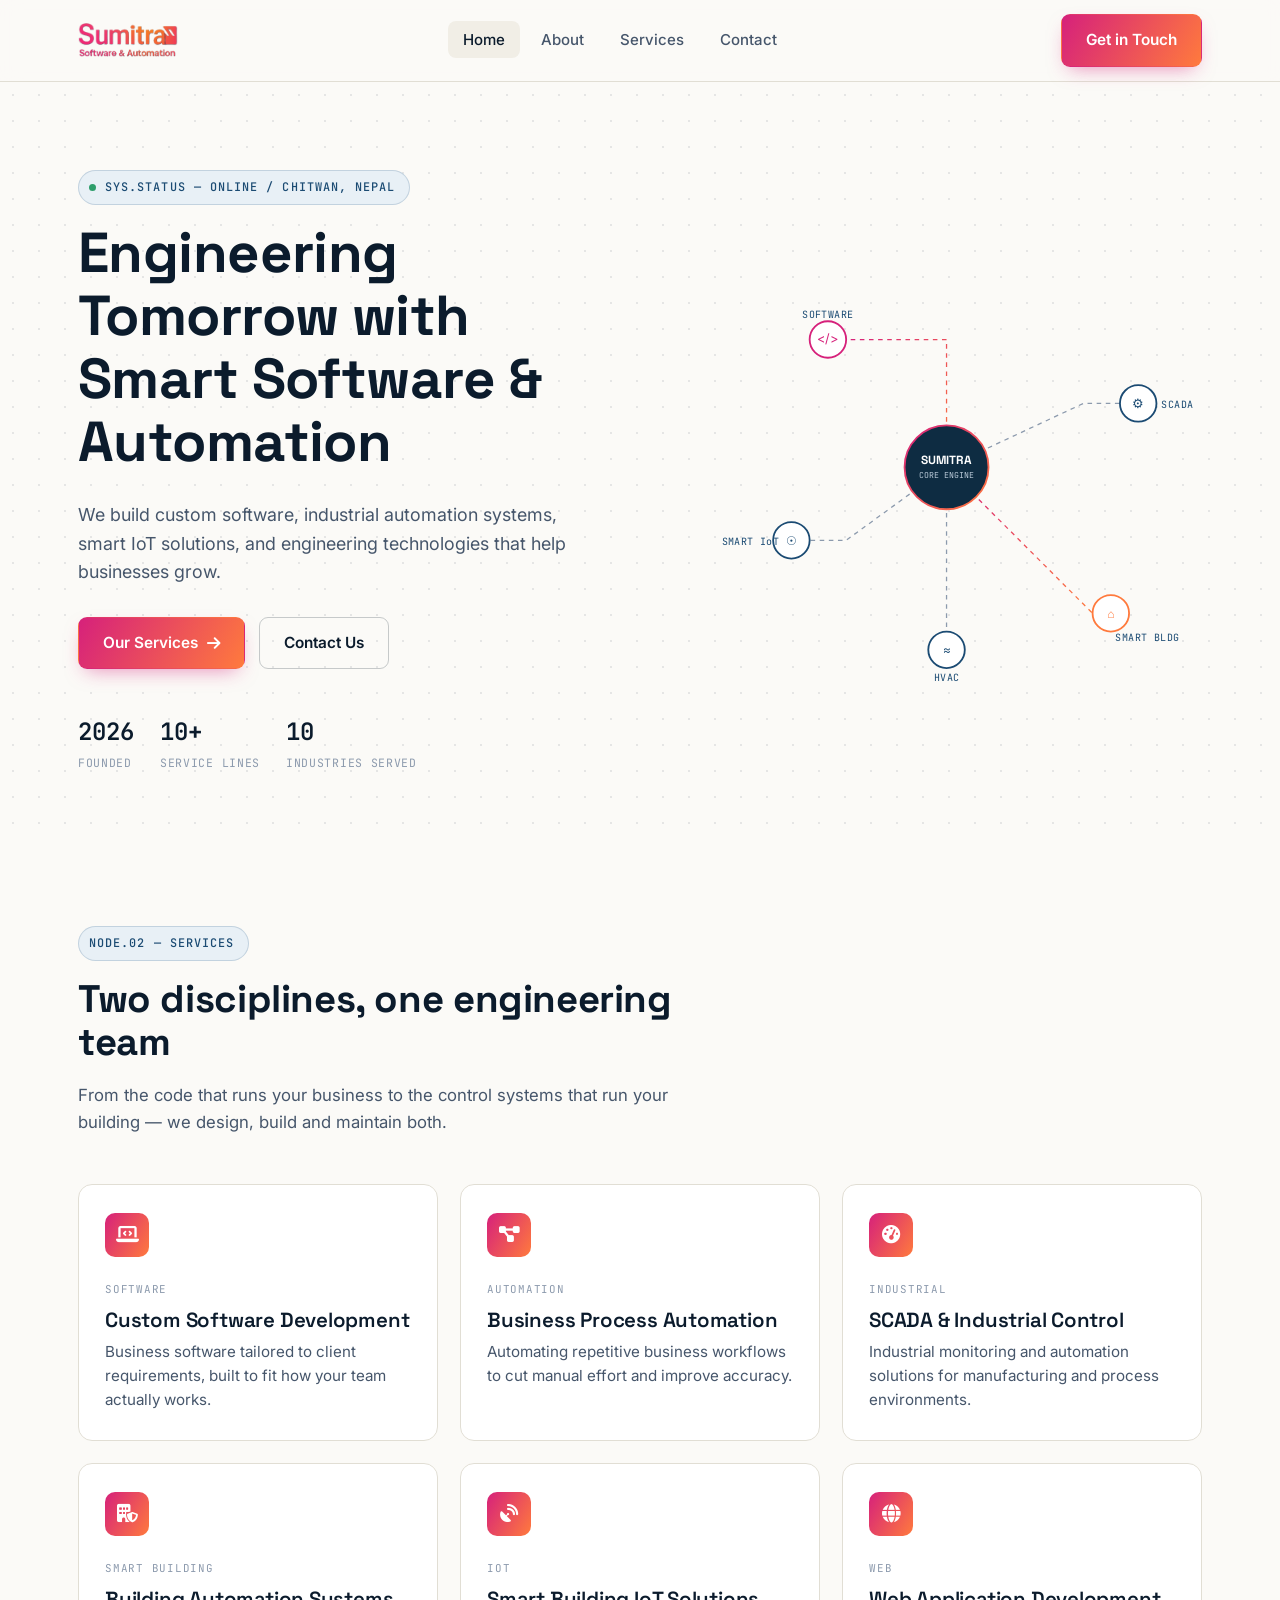
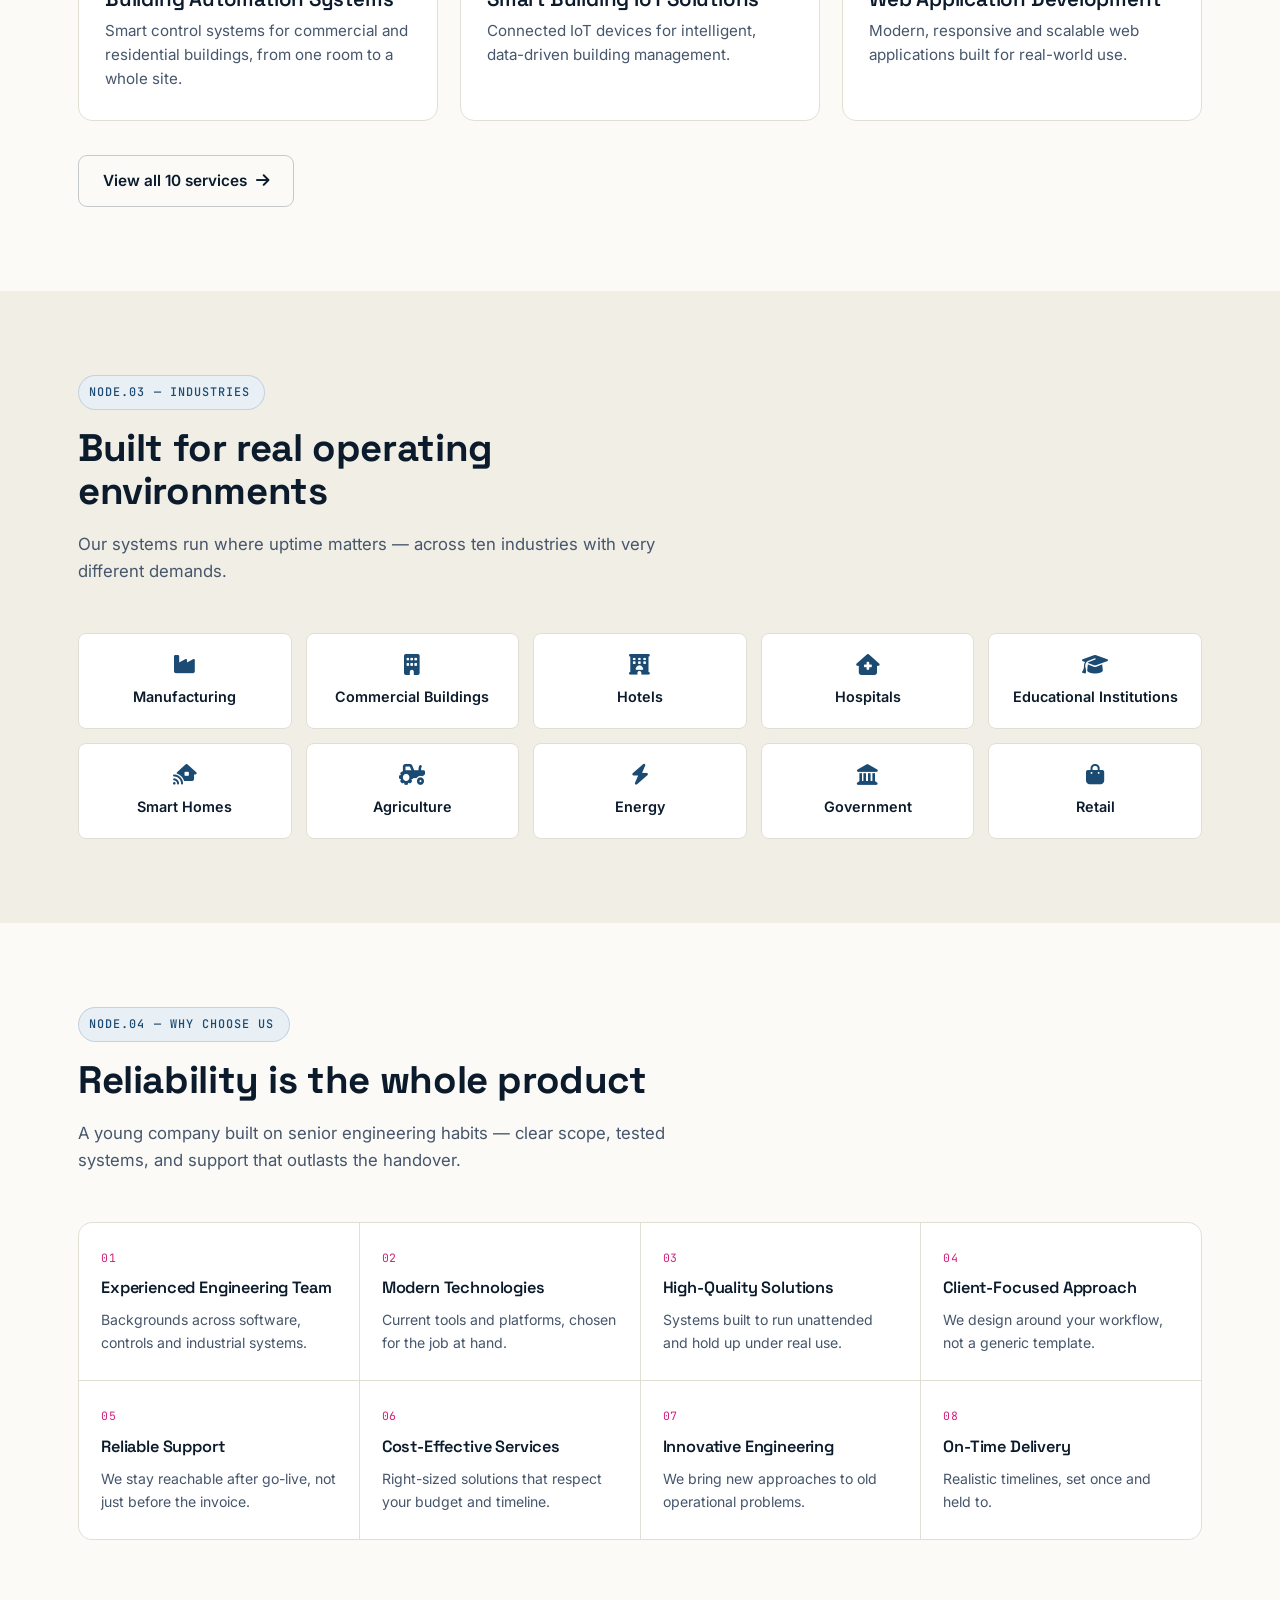
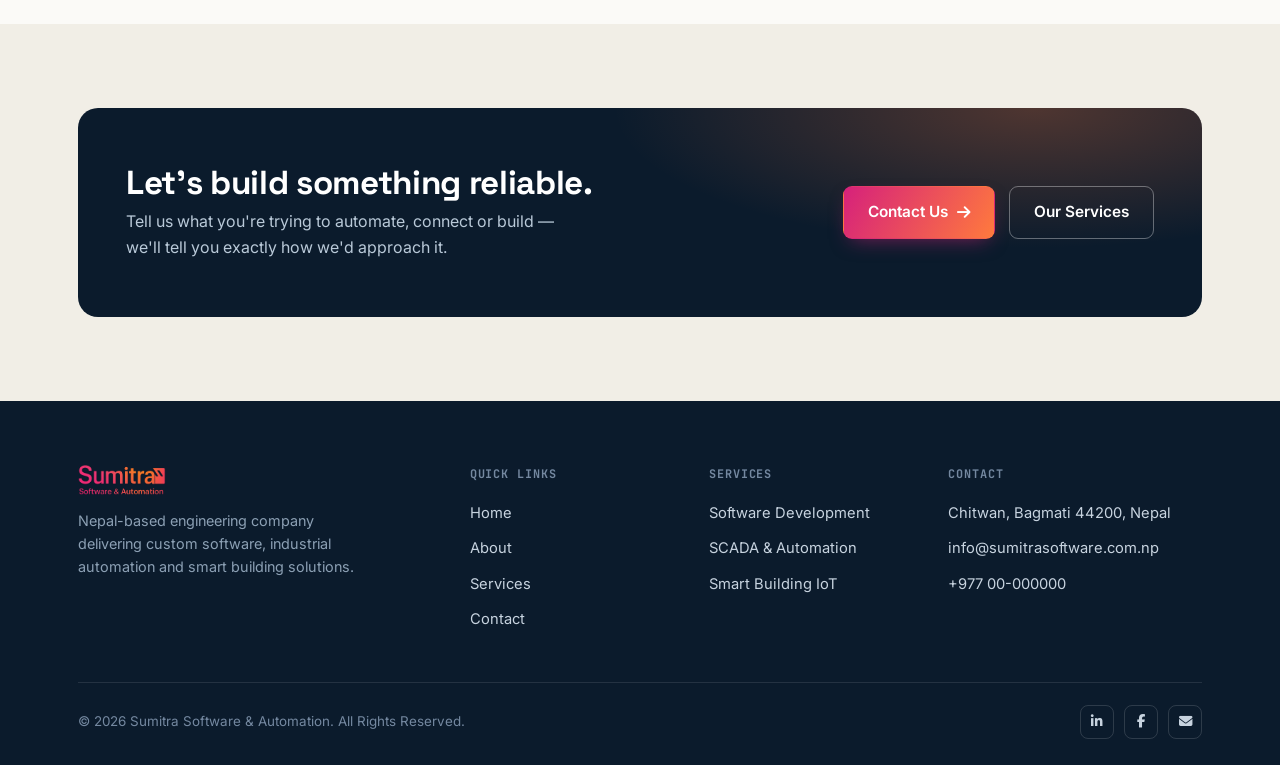
<file: index.html>
<!DOCTYPE html>
<html lang="en">
<head>
<meta charset="UTF-8">
<meta name="viewport" content="width=device-width, initial-scale=1.0">
<title>Sumitra Software &amp; Automation — Engineering Tomorrow with Smart Software &amp; Automation</title>
<meta name="description" content="Sumitra Software &amp; Automation is a Chitwan, Nepal-based engineering company delivering custom software, industrial automation (SCADA/BAS), and smart IoT solutions.">

<link rel="icon" type="image/png" sizes="32x32" href="images/favicon-32.png">
<link rel="icon" type="image/png" sizes="16x16" href="images/favicon-16.png">
<link rel="apple-touch-icon" href="images/favicon-180.png">

<link rel="preconnect" href="https://fonts.googleapis.com">
<link rel="stylesheet" href="css/style.css">
<link rel="stylesheet" href="https://cdnjs.cloudflare.com/ajax/libs/font-awesome/6.5.2/css/all.min.css">
<link rel="stylesheet" href="https://unpkg.com/aos@2.3.4/dist/aos.css">
</head>
<body>

<header class="site-header">
  <nav class="nav">
    <a href="index.html" class="brand">
      <img src="images/logo.png" alt="Sumitra Software &amp; Automation">
    </a>
    <button class="nav-toggle" aria-label="Toggle navigation" aria-expanded="false">
      <i class="fa-solid fa-bars"></i>
    </button>
    <ul class="nav-links">
      <li><a href="index.html" class="active">Home</a></li>
      <li><a href="about.html">About</a></li>
      <li><a href="services.html">Services</a></li>
      <li><a href="contact.html">Contact</a></li>
      <li class="mobile-cta"><a href="contact.html" class="btn btn-primary btn-block">Get in Touch</a></li>
    </ul>
    <div class="nav-actions">
      <a href="contact.html" class="btn btn-primary">Get in Touch</a>
    </div>
  </nav>
</header>

<main>

  <!-- HERO -->
  <section class="hero grid-field">
    <div class="container">
      <div class="hero-copy">
        <span class="eyebrow"><span class="dot"></span> SYS.STATUS — ONLINE / CHITWAN, NEPAL</span>
        <h1>Engineering Tomorrow with Smart Software &amp; Automation</h1>
        <p class="lead">We build custom software, industrial automation systems, smart IoT solutions, and engineering technologies that help businesses grow.</p>
        <div class="hero-actions">
          <a href="services.html" class="btn btn-primary">Our Services <i class="fa-solid fa-arrow-right"></i></a>
          <a href="contact.html" class="btn btn-outline">Contact Us</a>
        </div>
        <div class="hero-facts">
          <div class="hero-fact"><span class="n">2026</span><span class="l">Founded</span></div>
          <div class="hero-fact"><span class="n">10+</span><span class="l">Service Lines</span></div>
          <div class="hero-fact"><span class="n">10</span><span class="l">Industries Served</span></div>
        </div>
      </div>

      <div class="hero-schematic" aria-hidden="true">
        <svg viewBox="0 0 560 520" xmlns="http://www.w3.org/2000/svg">
          <defs>
            <linearGradient id="flameGrad" x1="0%" y1="0%" x2="100%" y2="100%">
              <stop offset="0%" stop-color="#D6217B"/>
              <stop offset="100%" stop-color="#FF7A3D"/>
            </linearGradient>
          </defs>

          <!-- connective traces -->
          <path class="schem-line warm" d="M280,260 L280,120 L170,120" />
          <path class="schem-line" d="M280,260 L430,190 L470,190" style="animation-delay:.15s" />
          <path class="schem-line" d="M280,260 L170,340 L130,340" style="animation-delay:.3s" />
          <path class="schem-line warm" d="M280,260 L400,380 L440,420" style="animation-delay:.45s" />
          <path class="schem-line" d="M280,260 L280,400 L280,460" style="animation-delay:.6s" />

          <!-- core node -->
          <g class="schem-node" style="animation-delay:.1s">
            <circle cx="280" cy="260" r="46" fill="var(--blue-deep)"/>
            <circle class="core" cx="280" cy="260" r="46" fill="none" stroke="url(#flameGrad)" stroke-width="2"/>
            <text x="280" y="256" text-anchor="middle" fill="#fff" font-family="Space Grotesk" font-weight="700" font-size="13">SUMITRA</text>
            <text x="280" y="272" text-anchor="middle" fill="#B9C9D8" font-family="JetBrains Mono" font-size="9">CORE ENGINE</text>
          </g>

          <!-- satellite nodes -->
          <g class="schem-node" style="animation-delay:.55s">
            <circle cx="150" cy="120" r="20" fill="#fff" stroke="var(--flame-pink)" stroke-width="2"/>
            <text x="150" y="124" text-anchor="middle" font-size="14" fill="var(--flame-pink)">&#60;/&#62;</text>
            <text x="150" y="96" text-anchor="middle" class="schem-node-label">SOFTWARE</text>
          </g>

          <g class="schem-node" style="animation-delay:.7s">
            <circle cx="490" cy="190" r="20" fill="#fff" stroke="var(--blue)" stroke-width="2"/>
            <text x="490" y="195" text-anchor="middle" font-size="14" fill="var(--blue)">&#9881;</text>
            <text x="533" y="195" text-anchor="middle" class="schem-node-label">SCADA</text>
          </g>

          <g class="schem-node" style="animation-delay:.85s">
            <circle cx="110" cy="340" r="20" fill="#fff" stroke="var(--blue)" stroke-width="2"/>
            <text x="110" y="345" text-anchor="middle" font-size="13" fill="var(--blue)">&#9737;</text>
            <text x="65" y="345" text-anchor="middle" class="schem-node-label">SMART IoT</text>
          </g>

          <g class="schem-node" style="animation-delay:1s">
            <circle cx="460" cy="420" r="20" fill="#fff" stroke="var(--flame-orange)" stroke-width="2"/>
            <text x="460" y="425" text-anchor="middle" font-size="13" fill="var(--flame-orange)">&#8962;</text>
            <text x="500" y="450" text-anchor="middle" class="schem-node-label">SMART BLDG</text>
          </g>

          <g class="schem-node" style="animation-delay:1.15s">
            <circle cx="280" cy="460" r="20" fill="#fff" stroke="var(--blue)" stroke-width="2"/>
            <text x="280" y="465" text-anchor="middle" font-size="13" fill="var(--blue)">&#8776;</text>
            <text x="280" y="494" text-anchor="middle" class="schem-node-label">HVAC</text>
          </g>
        </svg>
      </div>
    </div>
  </section>

  <!-- SERVICES PREVIEW -->
  <section class="section" id="services">
    <div class="container">
      <div class="section-head" data-aos="fade-up">
        <span class="eyebrow">NODE.02 — SERVICES</span>
        <h2>Two disciplines, one engineering team</h2>
        <p>From the code that runs your business to the control systems that run your building — we design, build and maintain both.</p>
      </div>
      <div class="card-grid">
        <div class="card" data-aos="fade-up">
          <div class="icon"><i class="fa-solid fa-laptop-code"></i></div>
          <span class="tag">Software</span>
          <h3>Custom Software Development</h3>
          <p>Business software tailored to client requirements, built to fit how your team actually works.</p>
        </div>
        <div class="card" data-aos="fade-up" data-aos-delay="80">
          <div class="icon"><i class="fa-solid fa-diagram-project"></i></div>
          <span class="tag">Automation</span>
          <h3>Business Process Automation</h3>
          <p>Automating repetitive business workflows to cut manual effort and improve accuracy.</p>
        </div>
        <div class="card" data-aos="fade-up" data-aos-delay="160">
          <div class="icon"><i class="fa-solid fa-gauge-high"></i></div>
          <span class="tag">Industrial</span>
          <h3>SCADA &amp; Industrial Control</h3>
          <p>Industrial monitoring and automation solutions for manufacturing and process environments.</p>
        </div>
        <div class="card" data-aos="fade-up">
          <div class="icon"><i class="fa-solid fa-building-shield"></i></div>
          <span class="tag">Smart Building</span>
          <h3>Building Automation Systems</h3>
          <p>Smart control systems for commercial and residential buildings, from one room to a whole site.</p>
        </div>
        <div class="card" data-aos="fade-up" data-aos-delay="80">
          <div class="icon"><i class="fa-solid fa-satellite-dish"></i></div>
          <span class="tag">IoT</span>
          <h3>Smart Building IoT Solutions</h3>
          <p>Connected IoT devices for intelligent, data-driven building management.</p>
        </div>
        <div class="card" data-aos="fade-up" data-aos-delay="160">
          <div class="icon"><i class="fa-solid fa-globe"></i></div>
          <span class="tag">Web</span>
          <h3>Web Application Development</h3>
          <p>Modern, responsive and scalable web applications built for real-world use.</p>
        </div>
      </div>
      <div style="margin-top:34px;">
        <a href="services.html" class="btn btn-outline">View all 10 services <i class="fa-solid fa-arrow-right"></i></a>
      </div>
    </div>
  </section>

  <!-- INDUSTRIES -->
  <section class="section dim">
    <div class="container">
      <div class="section-head" data-aos="fade-up">
        <span class="eyebrow">NODE.03 — INDUSTRIES</span>
        <h2>Built for real operating environments</h2>
        <p>Our systems run where uptime matters — across ten industries with very different demands.</p>
      </div>
      <div class="industry-grid">
        <div class="industry" data-aos="fade-up"><i class="fa-solid fa-industry"></i>Manufacturing</div>
        <div class="industry" data-aos="fade-up" data-aos-delay="40"><i class="fa-solid fa-building"></i>Commercial Buildings</div>
        <div class="industry" data-aos="fade-up" data-aos-delay="80"><i class="fa-solid fa-hotel"></i>Hotels</div>
        <div class="industry" data-aos="fade-up" data-aos-delay="120"><i class="fa-solid fa-house-medical"></i>Hospitals</div>
        <div class="industry" data-aos="fade-up" data-aos-delay="160"><i class="fa-solid fa-graduation-cap"></i>Educational Institutions</div>
        <div class="industry" data-aos="fade-up"><i class="fa-solid fa-house-signal"></i>Smart Homes</div>
        <div class="industry" data-aos="fade-up" data-aos-delay="40"><i class="fa-solid fa-tractor"></i>Agriculture</div>
        <div class="industry" data-aos="fade-up" data-aos-delay="80"><i class="fa-solid fa-bolt"></i>Energy</div>
        <div class="industry" data-aos="fade-up" data-aos-delay="120"><i class="fa-solid fa-landmark"></i>Government</div>
        <div class="industry" data-aos="fade-up" data-aos-delay="160"><i class="fa-solid fa-bag-shopping"></i>Retail</div>
      </div>
    </div>
  </section>

  <!-- WHY CHOOSE US -->
  <section class="section">
    <div class="container">
      <div class="section-head" data-aos="fade-up">
        <span class="eyebrow">NODE.04 — WHY CHOOSE US</span>
        <h2>Reliability is the whole product</h2>
        <p>A young company built on senior engineering habits — clear scope, tested systems, and support that outlasts the handover.</p>
      </div>
      <div class="reason-grid">
        <div class="reason" data-aos="fade-up"><span class="idx">01</span><h4>Experienced Engineering Team</h4><p>Backgrounds across software, controls and industrial systems.</p></div>
        <div class="reason" data-aos="fade-up" data-aos-delay="40"><span class="idx">02</span><h4>Modern Technologies</h4><p>Current tools and platforms, chosen for the job at hand.</p></div>
        <div class="reason" data-aos="fade-up" data-aos-delay="80"><span class="idx">03</span><h4>High-Quality Solutions</h4><p>Systems built to run unattended and hold up under real use.</p></div>
        <div class="reason" data-aos="fade-up" data-aos-delay="120"><span class="idx">04</span><h4>Client-Focused Approach</h4><p>We design around your workflow, not a generic template.</p></div>
        <div class="reason" data-aos="fade-up"><span class="idx">05</span><h4>Reliable Support</h4><p>We stay reachable after go-live, not just before the invoice.</p></div>
        <div class="reason" data-aos="fade-up" data-aos-delay="40"><span class="idx">06</span><h4>Cost-Effective Services</h4><p>Right-sized solutions that respect your budget and timeline.</p></div>
        <div class="reason" data-aos="fade-up" data-aos-delay="80"><span class="idx">07</span><h4>Innovative Engineering</h4><p>We bring new approaches to old operational problems.</p></div>
        <div class="reason" data-aos="fade-up" data-aos-delay="120"><span class="idx">08</span><h4>On-Time Delivery</h4><p>Realistic timelines, set once and held to.</p></div>
      </div>
    </div>
  </section>

  <!-- CTA -->
  <section class="section dim">
    <div class="container">
      <div class="cta-band" data-aos="fade-up">
        <div class="copy">
          <h2>Let's build something reliable.</h2>
          <p>Tell us what you're trying to automate, connect or build — we'll tell you exactly how we'd approach it.</p>
        </div>
        <div class="actions">
          <a href="contact.html" class="btn btn-primary">Contact Us <i class="fa-solid fa-arrow-right"></i></a>
          <a href="services.html" class="btn btn-outline on-dark">Our Services</a>
        </div>
      </div>
    </div>
  </section>

</main>

<footer class="site-footer">
  <div class="container">
    <div class="footer-grid">
      <div class="footer-brand">
        <img src="images/logo.png" alt="Sumitra Software &amp; Automation">
        <p>Nepal-based engineering company delivering custom software, industrial automation and smart building solutions.</p>
      </div>
      <div class="footer-col">
        <h5>Quick Links</h5>
        <ul>
          <li><a href="index.html">Home</a></li>
          <li><a href="about.html">About</a></li>
          <li><a href="services.html">Services</a></li>
          <li><a href="contact.html">Contact</a></li>
        </ul>
      </div>
      <div class="footer-col">
        <h5>Services</h5>
        <ul>
          <li><a href="services.html">Software Development</a></li>
          <li><a href="services.html">SCADA &amp; Automation</a></li>
          <li><a href="services.html">Smart Building IoT</a></li>
        </ul>
      </div>
      <div class="footer-col">
        <h5>Contact</h5>
        <ul>
          <li><a href="contact.html">Chitwan, Bagmati 44200, Nepal</a></li>
          <li><a href="mailto:info@sumitrasoftware.com.np">info@sumitrasoftware.com.np</a></li>
          <li><a href="tel:+9770000000000">+977 00-000000</a></li>
        </ul>
      </div>
    </div>
    <div class="footer-bottom">
      <span>&copy; <span class="js-year">2026</span> Sumitra Software &amp; Automation. All Rights Reserved.</span>
      <div class="footer-social">
        <a href="#" aria-label="LinkedIn"><i class="fa-brands fa-linkedin-in"></i></a>
        <a href="#" aria-label="Facebook"><i class="fa-brands fa-facebook-f"></i></a>
        <a href="mailto:info@sumitrasoftware.com.np" aria-label="Email"><i class="fa-solid fa-envelope"></i></a>
      </div>
    </div>
  </div>
</footer>

<script src="https://unpkg.com/aos@2.3.4/dist/aos.js"></script>
<script src="js/script.js"></script>
</body>
</html>
</file>
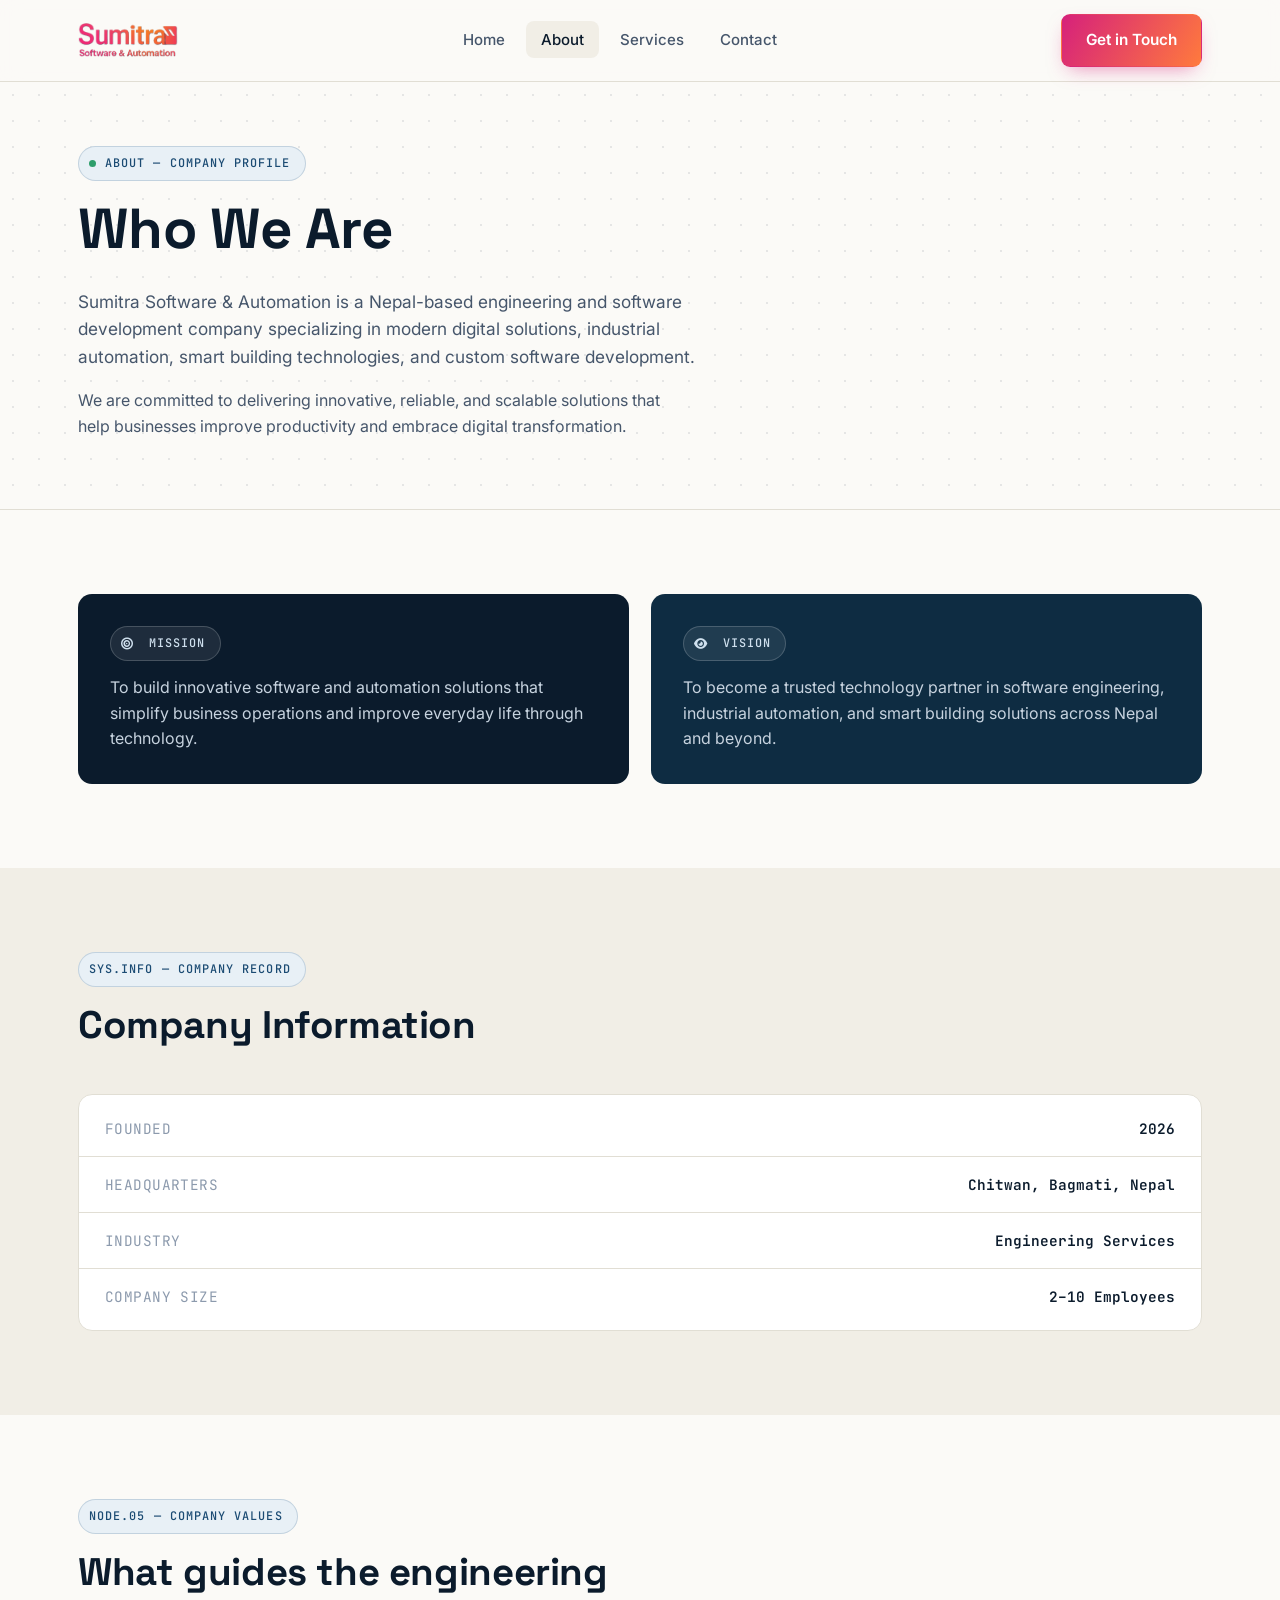
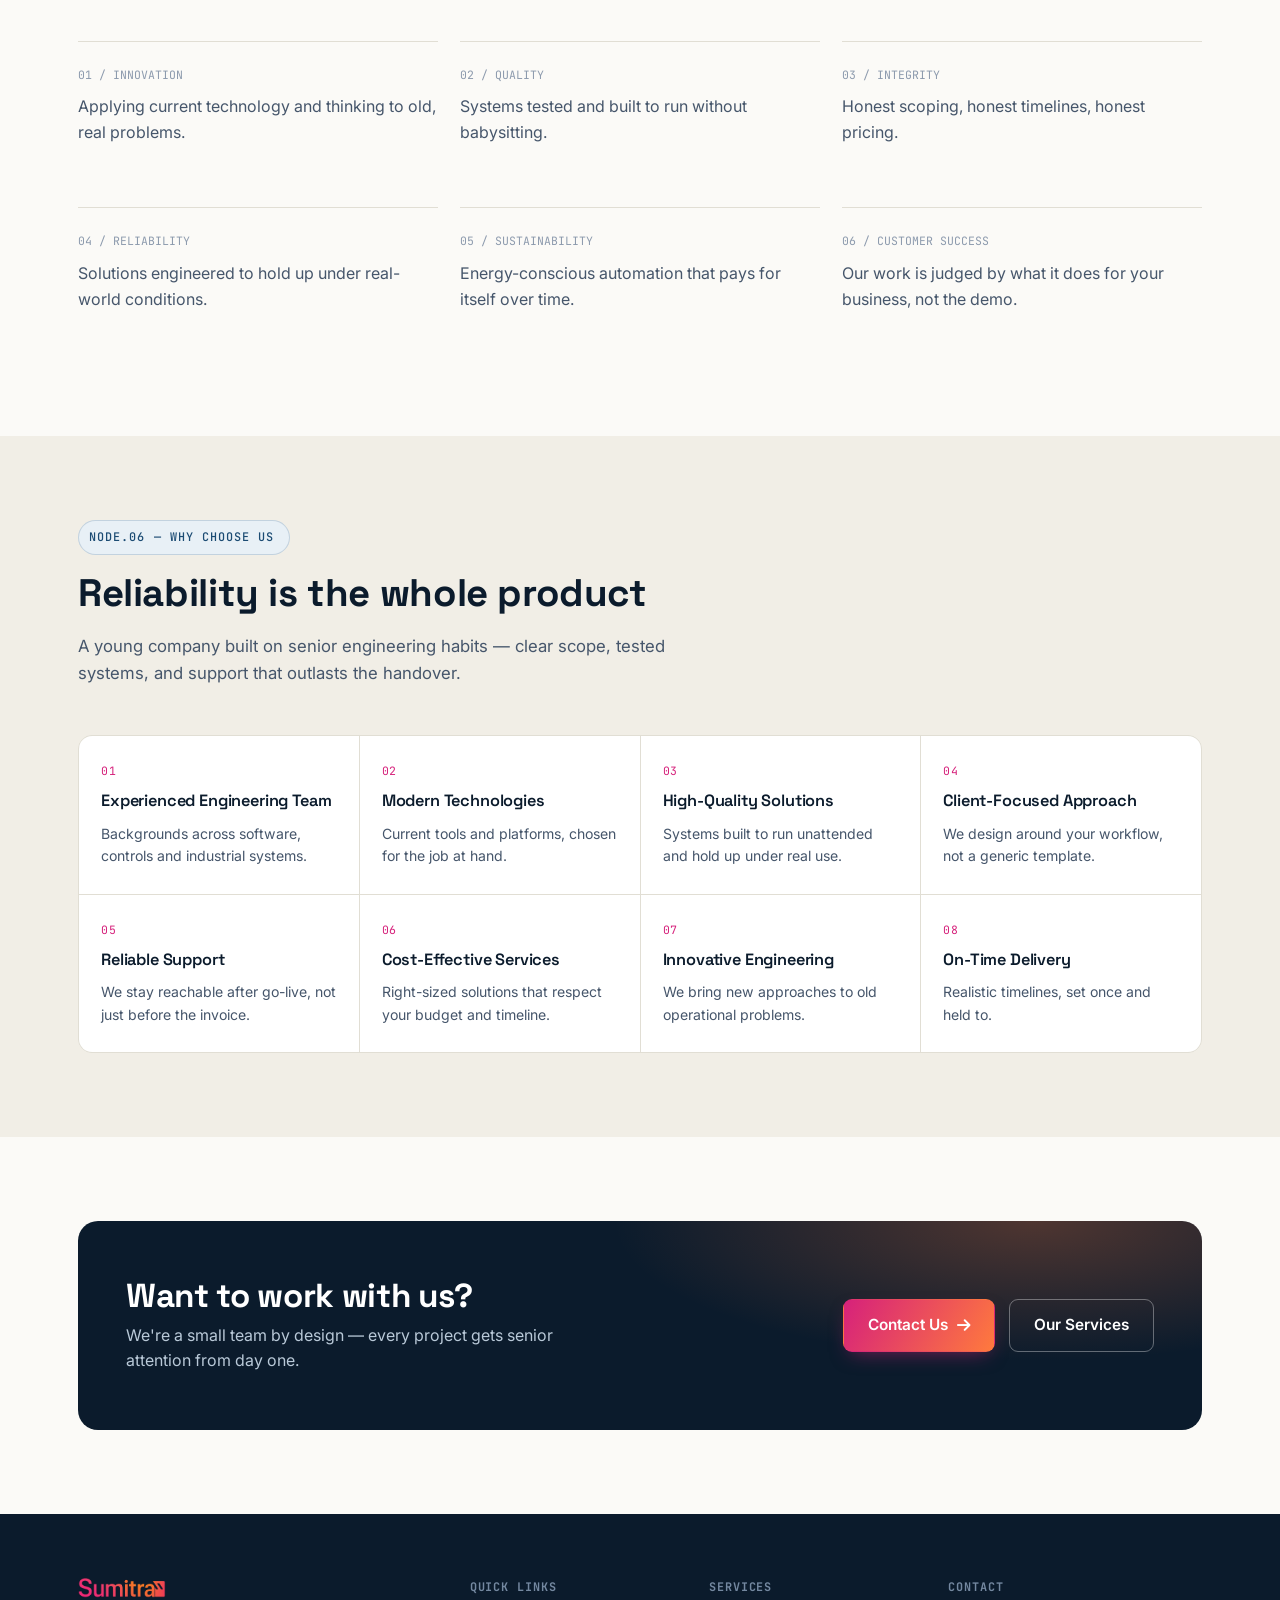
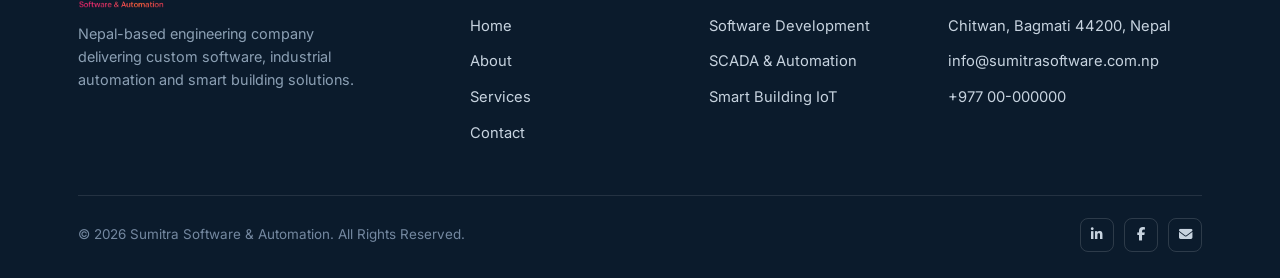
<file: about.html>
<!DOCTYPE html>
<html lang="en">
<head>
<meta charset="UTF-8">
<meta name="viewport" content="width=device-width, initial-scale=1.0">
<title>About Us — Sumitra Software &amp; Automation</title>
<meta name="description" content="Sumitra Software & Automation is a Chitwan, Nepal-based engineering company specializing in software, industrial automation and smart building technology.">

<link rel="icon" type="image/png" sizes="32x32" href="images/favicon-32.png">
<link rel="icon" type="image/png" sizes="16x16" href="images/favicon-16.png">
<link rel="apple-touch-icon" href="images/favicon-180.png">

<link rel="stylesheet" href="css/style.css">
<link rel="stylesheet" href="https://cdnjs.cloudflare.com/ajax/libs/font-awesome/6.5.2/css/all.min.css">
<link rel="stylesheet" href="https://unpkg.com/aos@2.3.4/dist/aos.css">
</head>
<body>

<header class="site-header">
  <nav class="nav">
    <a href="index.html" class="brand">
      <img src="images/logo.png" alt="Sumitra Software &amp; Automation">
    </a>
    <button class="nav-toggle" aria-label="Toggle navigation" aria-expanded="false">
      <i class="fa-solid fa-bars"></i>
    </button>
    <ul class="nav-links">
      <li><a href="index.html">Home</a></li>
      <li><a href="about.html" class="active">About</a></li>
      <li><a href="services.html">Services</a></li>
      <li><a href="contact.html">Contact</a></li>
      <li class="mobile-cta"><a href="contact.html" class="btn btn-primary btn-block">Get in Touch</a></li>
    </ul>
    <div class="nav-actions">
      <a href="contact.html" class="btn btn-primary">Get in Touch</a>
    </div>
  </nav>
</header>

<main>

  <section class="page-hero grid-field">
    <div class="container">
      <span class="eyebrow"><span class="dot"></span> ABOUT — COMPANY PROFILE</span>
      <h1>Who We Are</h1>
      <p class="lead">Sumitra Software &amp; Automation is a Nepal-based engineering and software development company specializing in modern digital solutions, industrial automation, smart building technologies, and custom software development.</p>
      <p style="max-width:60ch;">We are committed to delivering innovative, reliable, and scalable solutions that help businesses improve productivity and embrace digital transformation.</p>
    </div>
  </section>

  <!-- MISSION / VISION -->
  <section class="section">
    <div class="container">
      <div class="mv-grid">
        <div class="mv-card" data-aos="fade-up">
          <span class="eyebrow on-dark"><i class="fa-solid fa-bullseye" style="margin-right:6px;"></i> MISSION</span>
          <p>To build innovative software and automation solutions that simplify business operations and improve everyday life through technology.</p>
        </div>
        <div class="mv-card" data-aos="fade-up" data-aos-delay="100">
          <span class="eyebrow on-dark"><i class="fa-solid fa-eye" style="margin-right:6px;"></i> VISION</span>
          <p>To become a trusted technology partner in software engineering, industrial automation, and smart building solutions across Nepal and beyond.</p>
        </div>
      </div>
    </div>
  </section>

  <!-- COMPANY INFO -->
  <section class="section dim">
    <div class="container">
      <div class="section-head" data-aos="fade-up">
        <span class="eyebrow">SYS.INFO — COMPANY RECORD</span>
        <h2>Company Information</h2>
      </div>
      <div class="info-panel" data-aos="fade-up">
        <div class="info-row"><span class="k">FOUNDED</span><span class="v">2026</span></div>
        <div class="info-row"><span class="k">HEADQUARTERS</span><span class="v">Chitwan, Bagmati, Nepal</span></div>
        <div class="info-row"><span class="k">INDUSTRY</span><span class="v">Engineering Services</span></div>
        <div class="info-row"><span class="k">COMPANY SIZE</span><span class="v">2–10 Employees</span></div>
      </div>
    </div>
  </section>

  <!-- VALUES -->
  <section class="section">
    <div class="container">
      <div class="section-head" data-aos="fade-up">
        <span class="eyebrow">NODE.05 — COMPANY VALUES</span>
        <h2>What guides the engineering</h2>
      </div>
      <div class="value-grid">
        <div class="value" data-aos="fade-up"><span class="idx">01 / INNOVATION</span><p>Applying current technology and thinking to old, real problems.</p></div>
        <div class="value" data-aos="fade-up" data-aos-delay="40"><span class="idx">02 / QUALITY</span><p>Systems tested and built to run without babysitting.</p></div>
        <div class="value" data-aos="fade-up" data-aos-delay="80"><span class="idx">03 / INTEGRITY</span><p>Honest scoping, honest timelines, honest pricing.</p></div>
        <div class="value" data-aos="fade-up"><span class="idx">04 / RELIABILITY</span><p>Solutions engineered to hold up under real-world conditions.</p></div>
        <div class="value" data-aos="fade-up" data-aos-delay="40"><span class="idx">05 / SUSTAINABILITY</span><p>Energy-conscious automation that pays for itself over time.</p></div>
        <div class="value" data-aos="fade-up" data-aos-delay="80"><span class="idx">06 / CUSTOMER SUCCESS</span><p>Our work is judged by what it does for your business, not the demo.</p></div>
      </div>
    </div>
  </section>

  <!-- WHY CHOOSE US (detailed) -->
  <section class="section dim">
    <div class="container">
      <div class="section-head" data-aos="fade-up">
        <span class="eyebrow">NODE.06 — WHY CHOOSE US</span>
        <h2>Reliability is the whole product</h2>
        <p>A young company built on senior engineering habits — clear scope, tested systems, and support that outlasts the handover.</p>
      </div>
      <div class="reason-grid">
        <div class="reason" data-aos="fade-up"><span class="idx">01</span><h4>Experienced Engineering Team</h4><p>Backgrounds across software, controls and industrial systems.</p></div>
        <div class="reason" data-aos="fade-up" data-aos-delay="40"><span class="idx">02</span><h4>Modern Technologies</h4><p>Current tools and platforms, chosen for the job at hand.</p></div>
        <div class="reason" data-aos="fade-up" data-aos-delay="80"><span class="idx">03</span><h4>High-Quality Solutions</h4><p>Systems built to run unattended and hold up under real use.</p></div>
        <div class="reason" data-aos="fade-up" data-aos-delay="120"><span class="idx">04</span><h4>Client-Focused Approach</h4><p>We design around your workflow, not a generic template.</p></div>
        <div class="reason" data-aos="fade-up"><span class="idx">05</span><h4>Reliable Support</h4><p>We stay reachable after go-live, not just before the invoice.</p></div>
        <div class="reason" data-aos="fade-up" data-aos-delay="40"><span class="idx">06</span><h4>Cost-Effective Services</h4><p>Right-sized solutions that respect your budget and timeline.</p></div>
        <div class="reason" data-aos="fade-up" data-aos-delay="80"><span class="idx">07</span><h4>Innovative Engineering</h4><p>We bring new approaches to old operational problems.</p></div>
        <div class="reason" data-aos="fade-up" data-aos-delay="120"><span class="idx">08</span><h4>On-Time Delivery</h4><p>Realistic timelines, set once and held to.</p></div>
      </div>
    </div>
  </section>

  <!-- CTA -->
  <section class="section">
    <div class="container">
      <div class="cta-band" data-aos="fade-up">
        <div class="copy">
          <h2>Want to work with us?</h2>
          <p>We're a small team by design — every project gets senior attention from day one.</p>
        </div>
        <div class="actions">
          <a href="contact.html" class="btn btn-primary">Contact Us <i class="fa-solid fa-arrow-right"></i></a>
          <a href="services.html" class="btn btn-outline on-dark">Our Services</a>
        </div>
      </div>
    </div>
  </section>

</main>

<footer class="site-footer">
  <div class="container">
    <div class="footer-grid">
      <div class="footer-brand">
        <img src="images/logo.png" alt="Sumitra Software &amp; Automation">
        <p>Nepal-based engineering company delivering custom software, industrial automation and smart building solutions.</p>
      </div>
      <div class="footer-col">
        <h5>Quick Links</h5>
        <ul>
          <li><a href="index.html">Home</a></li>
          <li><a href="about.html">About</a></li>
          <li><a href="services.html">Services</a></li>
          <li><a href="contact.html">Contact</a></li>
        </ul>
      </div>
      <div class="footer-col">
        <h5>Services</h5>
        <ul>
          <li><a href="services.html">Software Development</a></li>
          <li><a href="services.html">SCADA &amp; Automation</a></li>
          <li><a href="services.html">Smart Building IoT</a></li>
        </ul>
      </div>
      <div class="footer-col">
        <h5>Contact</h5>
        <ul>
          <li><a href="contact.html">Chitwan, Bagmati 44200, Nepal</a></li>
          <li><a href="mailto:info@sumitrasoftware.com.np">info@sumitrasoftware.com.np</a></li>
          <li><a href="tel:+9770000000000">+977 00-000000</a></li>
        </ul>
      </div>
    </div>
    <div class="footer-bottom">
      <span>&copy; <span class="js-year">2026</span> Sumitra Software &amp; Automation. All Rights Reserved.</span>
      <div class="footer-social">
        <a href="#" aria-label="LinkedIn"><i class="fa-brands fa-linkedin-in"></i></a>
        <a href="#" aria-label="Facebook"><i class="fa-brands fa-facebook-f"></i></a>
        <a href="mailto:info@sumitrasoftware.com.np" aria-label="Email"><i class="fa-solid fa-envelope"></i></a>
      </div>
    </div>
  </div>
</footer>

<script src="https://unpkg.com/aos@2.3.4/dist/aos.js"></script>
<script src="js/script.js"></script>
</body>
</html>
</file>
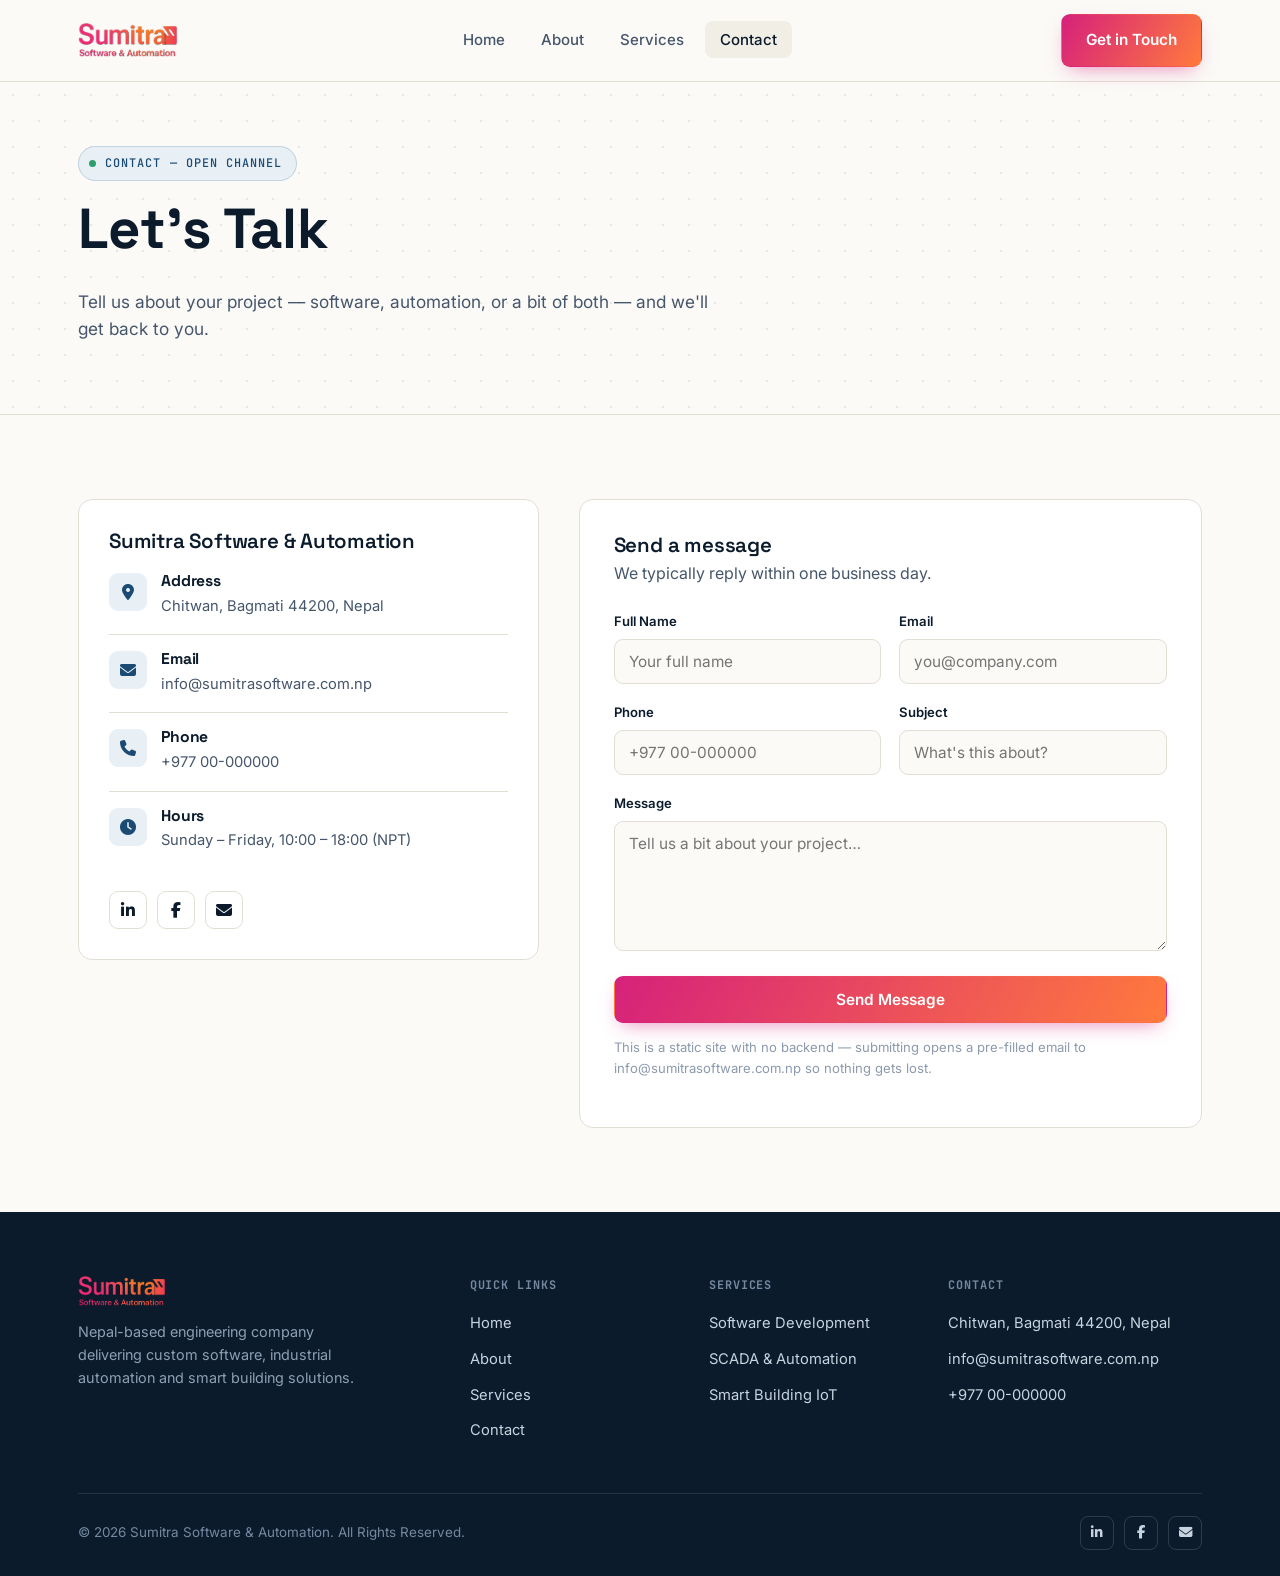
<file: contact.html>
<!DOCTYPE html>
<html lang="en">
<head>
<meta charset="UTF-8">
<meta name="viewport" content="width=device-width, initial-scale=1.0">
<title>Contact Us — Sumitra Software &amp; Automation</title>
<meta name="description" content="Get in touch with Sumitra Software & Automation, Chitwan, Bagmati, Nepal — for software, automation and smart building projects.">

<link rel="icon" type="image/png" sizes="32x32" href="images/favicon-32.png">
<link rel="icon" type="image/png" sizes="16x16" href="images/favicon-16.png">
<link rel="apple-touch-icon" href="images/favicon-180.png">

<link rel="stylesheet" href="css/style.css">
<link rel="stylesheet" href="https://cdnjs.cloudflare.com/ajax/libs/font-awesome/6.5.2/css/all.min.css">
<link rel="stylesheet" href="https://unpkg.com/aos@2.3.4/dist/aos.css">
</head>
<body>

<header class="site-header">
  <nav class="nav">
    <a href="index.html" class="brand">
      <img src="images/logo.png" alt="Sumitra Software &amp; Automation">
    </a>
    <button class="nav-toggle" aria-label="Toggle navigation" aria-expanded="false">
      <i class="fa-solid fa-bars"></i>
    </button>
    <ul class="nav-links">
      <li><a href="index.html">Home</a></li>
      <li><a href="about.html">About</a></li>
      <li><a href="services.html">Services</a></li>
      <li><a href="contact.html" class="active">Contact</a></li>
      <li class="mobile-cta"><a href="contact.html" class="btn btn-primary btn-block">Get in Touch</a></li>
    </ul>
    <div class="nav-actions">
      <a href="contact.html" class="btn btn-primary">Get in Touch</a>
    </div>
  </nav>
</header>

<main>

  <section class="page-hero grid-field">
    <div class="container">
      <span class="eyebrow"><span class="dot"></span> CONTACT — OPEN CHANNEL</span>
      <h1>Let's Talk</h1>
      <p class="lead">Tell us about your project — software, automation, or a bit of both — and we'll get back to you.</p>
    </div>
  </section>

  <section class="section">
    <div class="container">
      <div class="contact-grid">

        <!-- INFO -->
        <div>
          <div class="contact-card" data-aos="fade-up">
            <h3 style="margin-bottom:20px;">Sumitra Software &amp; Automation</h3>
            <div class="contact-item">
              <div class="icon"><i class="fa-solid fa-location-dot"></i></div>
              <div>
                <h4>Address</h4>
                <p>Chitwan, Bagmati 44200, Nepal</p>
              </div>
            </div>
            <div class="contact-item">
              <div class="icon"><i class="fa-solid fa-envelope"></i></div>
              <div>
                <h4>Email</h4>
                <p><a href="mailto:info@sumitrasoftware.com.np">info@sumitrasoftware.com.np</a></p>
              </div>
            </div>
            <div class="contact-item">
              <div class="icon"><i class="fa-solid fa-phone"></i></div>
              <div>
                <h4>Phone</h4>
                <p><a href="tel:+9770000000000">+977 00-000000</a></p>
              </div>
            </div>
            <div class="contact-item">
              <div class="icon"><i class="fa-solid fa-clock"></i></div>
              <div>
                <h4>Hours</h4>
                <p>Sunday – Friday, 10:00 – 18:00 (NPT)</p>
              </div>
            </div>
            <div class="social-row">
              <a href="#" aria-label="LinkedIn"><i class="fa-brands fa-linkedin-in"></i></a>
              <a href="#" aria-label="Facebook"><i class="fa-brands fa-facebook-f"></i></a>
              <a href="mailto:info@sumitrasoftware.com.np" aria-label="Email"><i class="fa-solid fa-envelope"></i></a>
            </div>
          </div>
        </div>

        <!-- FORM -->
        <div class="form-card" data-aos="fade-up" data-aos-delay="80">
          <h3 style="margin-bottom:4px;">Send a message</h3>
          <p style="margin-bottom:24px;">We typically reply within one business day.</p>

          <form id="contact-form" novalidate>
            <div class="form-row">
              <div class="field">
                <label for="name">Full Name</label>
                <input type="text" id="name" name="name" placeholder="Your full name" required>
              </div>
              <div class="field">
                <label for="email">Email</label>
                <input type="email" id="email" name="email" placeholder="you@company.com" required>
              </div>
            </div>
            <div class="form-row">
              <div class="field">
                <label for="phone">Phone</label>
                <input type="tel" id="phone" name="phone" placeholder="+977 00-000000">
              </div>
              <div class="field">
                <label for="subject">Subject</label>
                <input type="text" id="subject" name="subject" placeholder="What's this about?">
              </div>
            </div>
            <div class="field">
              <label for="message">Message</label>
              <textarea id="message" name="message" placeholder="Tell us a bit about your project…" required></textarea>
            </div>
            <button type="submit" class="btn btn-primary btn-block">Send Message</button>
            <div id="form-status" class="form-status" role="status"></div>
            <p class="form-note">This is a static site with no backend — submitting opens a pre-filled email to info@sumitrasoftware.com.np so nothing gets lost.</p>
          </form>
        </div>

      </div>
    </div>
  </section>

</main>

<footer class="site-footer">
  <div class="container">
    <div class="footer-grid">
      <div class="footer-brand">
        <img src="images/logo.png" alt="Sumitra Software &amp; Automation">
        <p>Nepal-based engineering company delivering custom software, industrial automation and smart building solutions.</p>
      </div>
      <div class="footer-col">
        <h5>Quick Links</h5>
        <ul>
          <li><a href="index.html">Home</a></li>
          <li><a href="about.html">About</a></li>
          <li><a href="services.html">Services</a></li>
          <li><a href="contact.html">Contact</a></li>
        </ul>
      </div>
      <div class="footer-col">
        <h5>Services</h5>
        <ul>
          <li><a href="services.html">Software Development</a></li>
          <li><a href="services.html">SCADA &amp; Automation</a></li>
          <li><a href="services.html">Smart Building IoT</a></li>
        </ul>
      </div>
      <div class="footer-col">
        <h5>Contact</h5>
        <ul>
          <li><a href="contact.html">Chitwan, Bagmati 44200, Nepal</a></li>
          <li><a href="mailto:info@sumitrasoftware.com.np">info@sumitrasoftware.com.np</a></li>
          <li><a href="tel:+9770000000000">+977 00-000000</a></li>
        </ul>
      </div>
    </div>
    <div class="footer-bottom">
      <span>&copy; <span class="js-year">2026</span> Sumitra Software &amp; Automation. All Rights Reserved.</span>
      <div class="footer-social">
        <a href="#" aria-label="LinkedIn"><i class="fa-brands fa-linkedin-in"></i></a>
        <a href="#" aria-label="Facebook"><i class="fa-brands fa-facebook-f"></i></a>
        <a href="mailto:info@sumitrasoftware.com.np" aria-label="Email"><i class="fa-solid fa-envelope"></i></a>
      </div>
    </div>
  </div>
</footer>

<script src="https://unpkg.com/aos@2.3.4/dist/aos.js"></script>
<script src="js/script.js"></script>
</body>
</html>
</file>
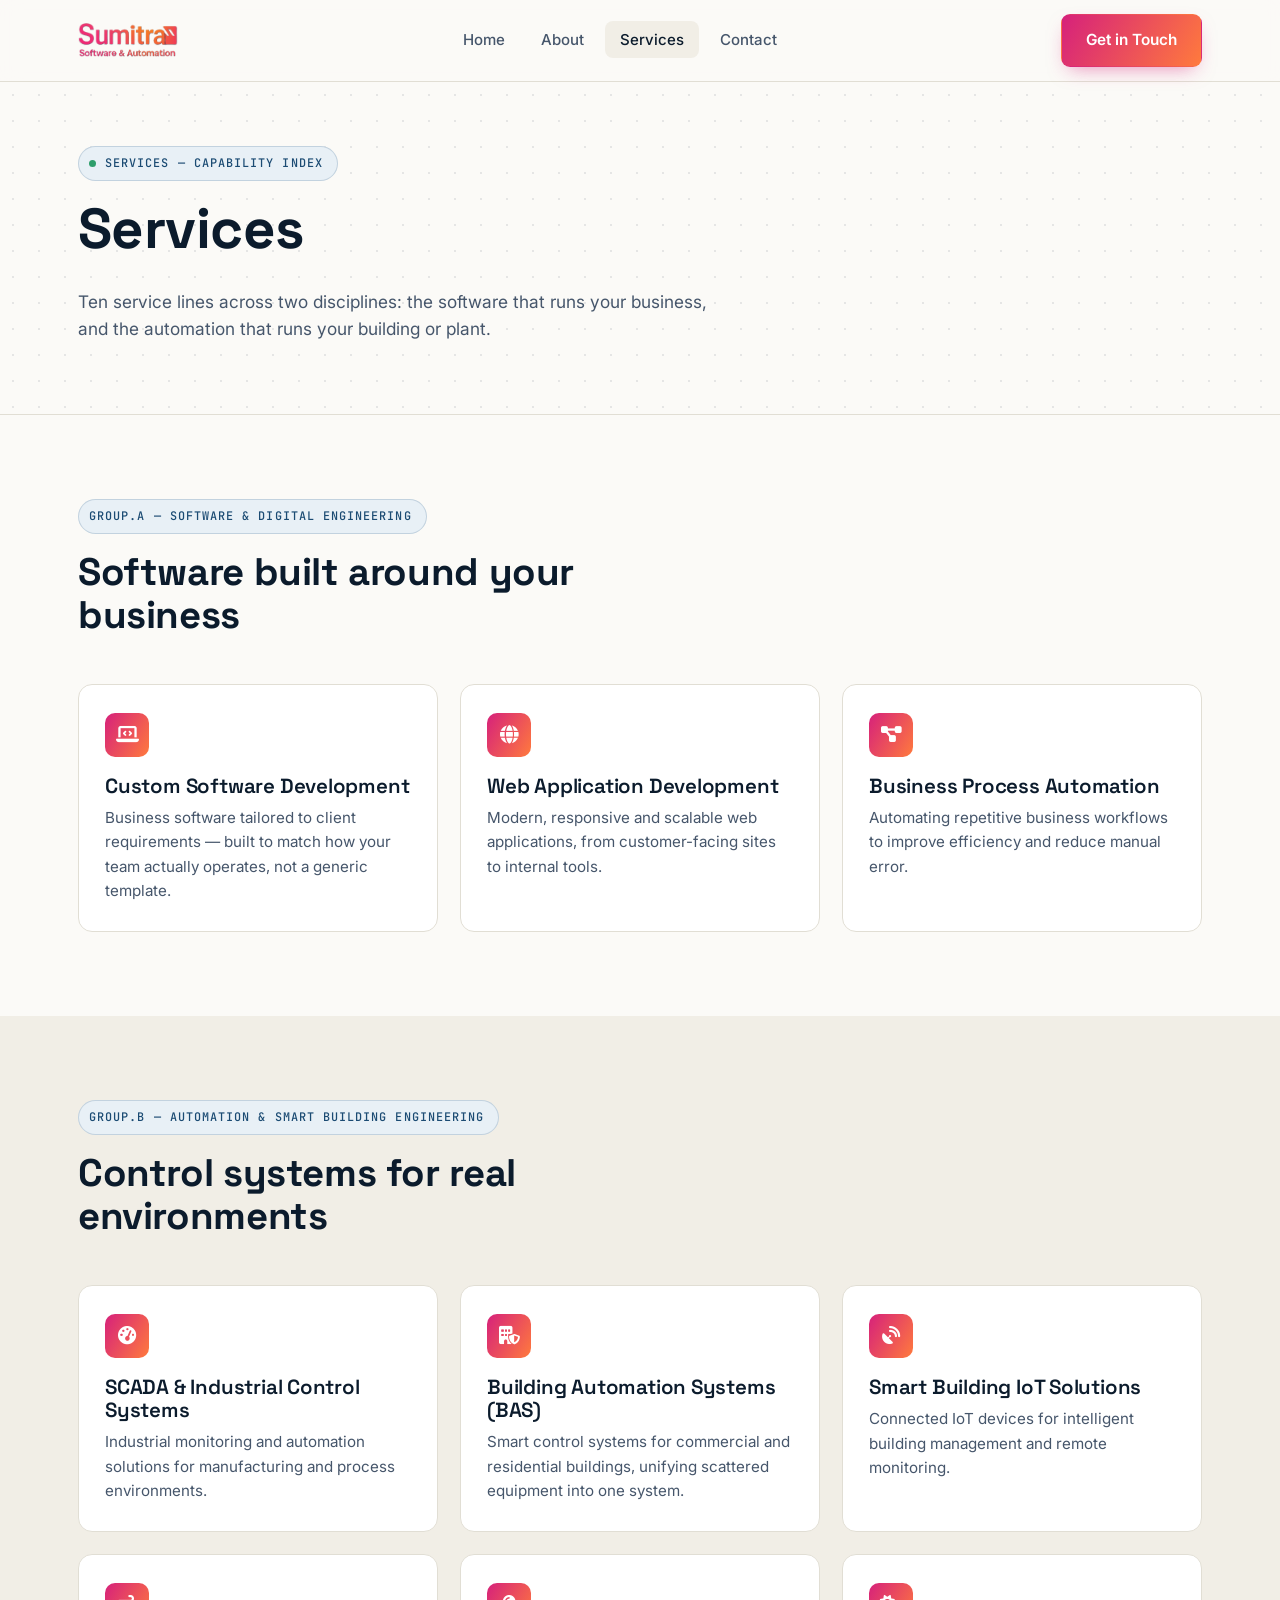
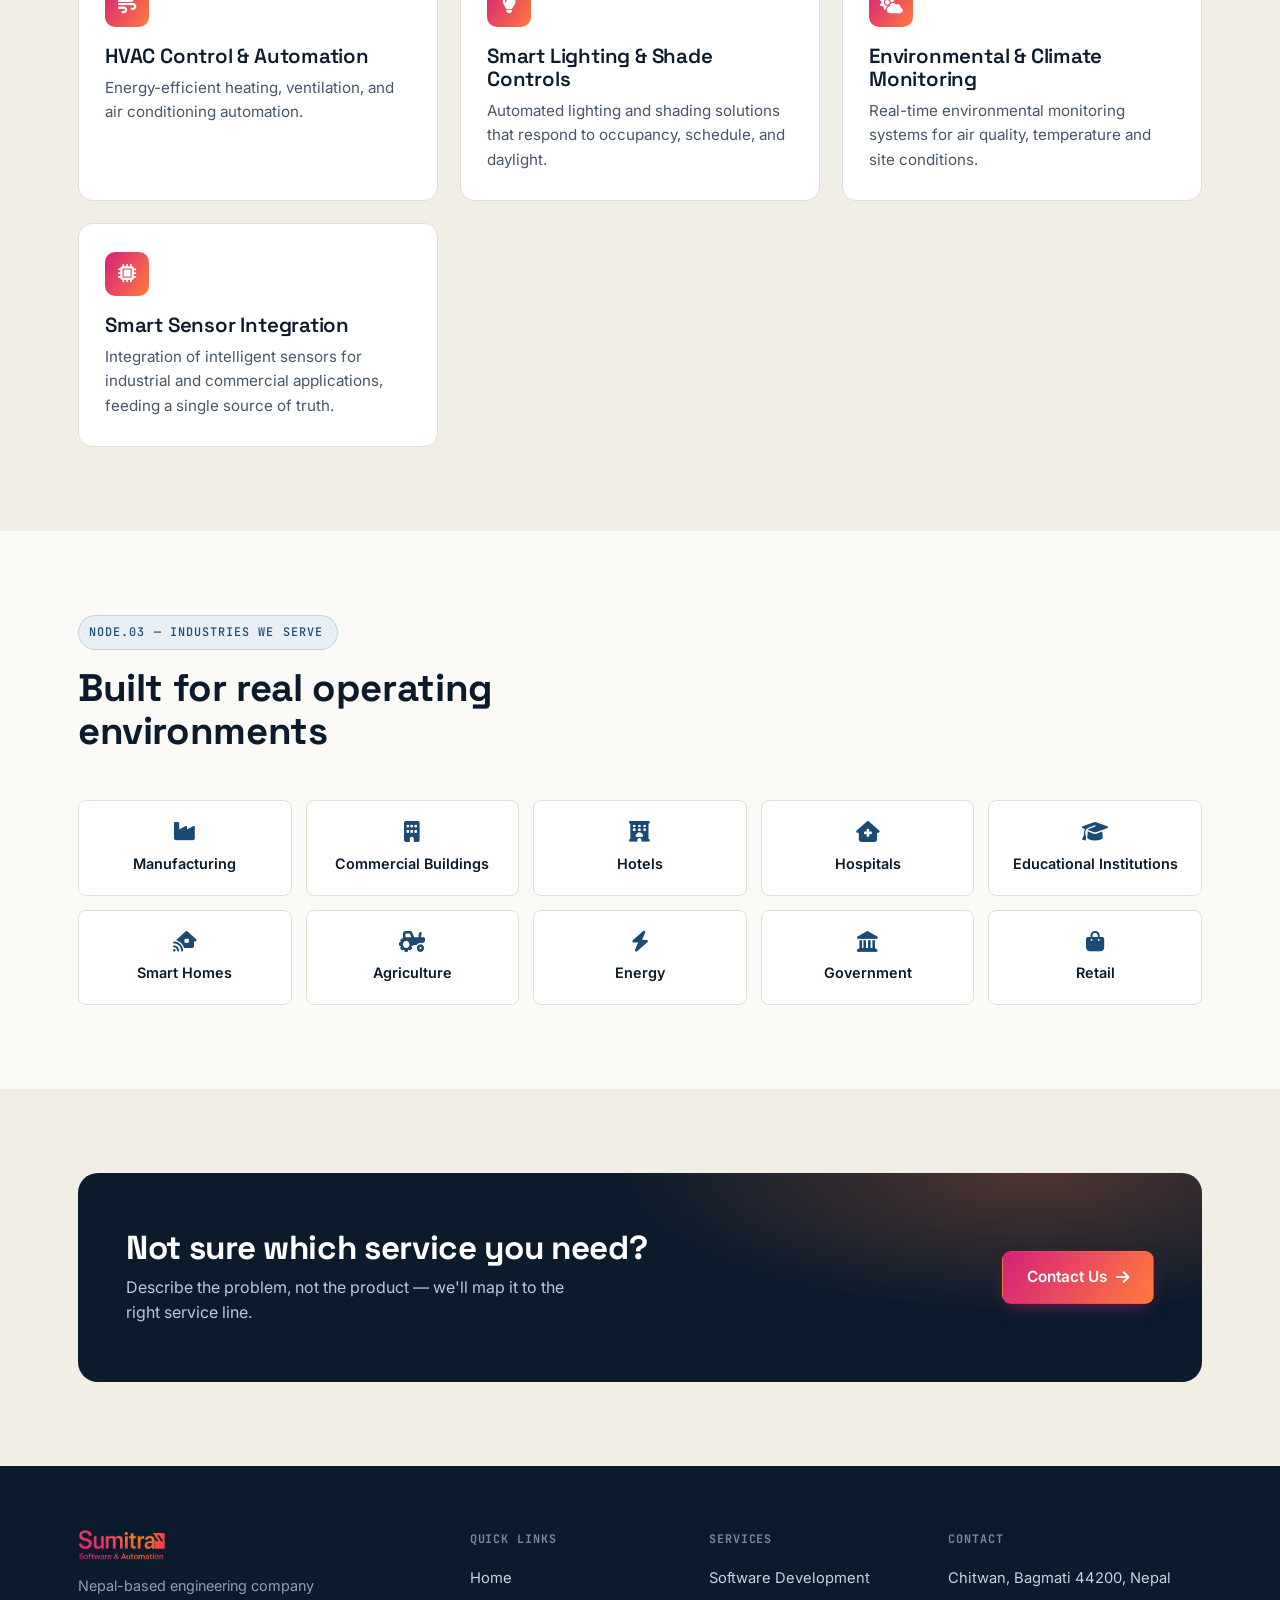
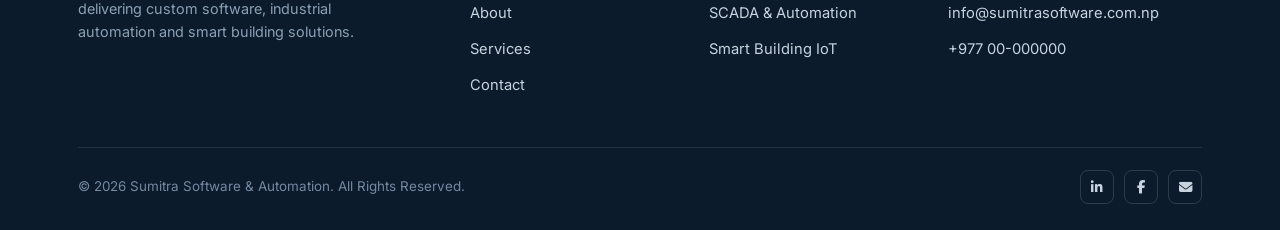
<file: services.html>
<!DOCTYPE html>
<html lang="en">
<head>
<meta charset="UTF-8">
<meta name="viewport" content="width=device-width, initial-scale=1.0">
<title>Services — Sumitra Software &amp; Automation</title>
<meta name="description" content="Custom software development, business process automation, SCADA & industrial control, building automation, smart IoT, HVAC control and more — from Sumitra Software & Automation.">

<link rel="icon" type="image/png" sizes="32x32" href="images/favicon-32.png">
<link rel="icon" type="image/png" sizes="16x16" href="images/favicon-16.png">
<link rel="apple-touch-icon" href="images/favicon-180.png">

<link rel="stylesheet" href="css/style.css">
<link rel="stylesheet" href="https://cdnjs.cloudflare.com/ajax/libs/font-awesome/6.5.2/css/all.min.css">
<link rel="stylesheet" href="https://unpkg.com/aos@2.3.4/dist/aos.css">
</head>
<body>

<header class="site-header">
  <nav class="nav">
    <a href="index.html" class="brand">
      <img src="images/logo.png" alt="Sumitra Software &amp; Automation">
    </a>
    <button class="nav-toggle" aria-label="Toggle navigation" aria-expanded="false">
      <i class="fa-solid fa-bars"></i>
    </button>
    <ul class="nav-links">
      <li><a href="index.html">Home</a></li>
      <li><a href="about.html">About</a></li>
      <li><a href="services.html" class="active">Services</a></li>
      <li><a href="contact.html">Contact</a></li>
      <li class="mobile-cta"><a href="contact.html" class="btn btn-primary btn-block">Get in Touch</a></li>
    </ul>
    <div class="nav-actions">
      <a href="contact.html" class="btn btn-primary">Get in Touch</a>
    </div>
  </nav>
</header>

<main>

  <section class="page-hero grid-field">
    <div class="container">
      <span class="eyebrow"><span class="dot"></span> SERVICES — CAPABILITY INDEX</span>
      <h1>Services</h1>
      <p class="lead">Ten service lines across two disciplines: the software that runs your business, and the automation that runs your building or plant.</p>
    </div>
  </section>

  <!-- SOFTWARE GROUP -->
  <section class="section">
    <div class="container">
      <div class="section-head" data-aos="fade-up">
        <span class="eyebrow">GROUP.A — SOFTWARE &amp; DIGITAL ENGINEERING</span>
        <h2>Software built around your business</h2>
      </div>
      <div class="card-grid">
        <div class="card" data-aos="fade-up">
          <div class="icon"><i class="fa-solid fa-laptop-code"></i></div>
          <h3>Custom Software Development</h3>
          <p>Business software tailored to client requirements — built to match how your team actually operates, not a generic template.</p>
        </div>
        <div class="card" data-aos="fade-up" data-aos-delay="80">
          <div class="icon"><i class="fa-solid fa-globe"></i></div>
          <h3>Web Application Development</h3>
          <p>Modern, responsive and scalable web applications, from customer-facing sites to internal tools.</p>
        </div>
        <div class="card" data-aos="fade-up" data-aos-delay="160">
          <div class="icon"><i class="fa-solid fa-diagram-project"></i></div>
          <h3>Business Process Automation</h3>
          <p>Automating repetitive business workflows to improve efficiency and reduce manual error.</p>
        </div>
      </div>
    </div>
  </section>

  <!-- AUTOMATION GROUP -->
  <section class="section dim">
    <div class="container">
      <div class="section-head" data-aos="fade-up">
        <span class="eyebrow">GROUP.B — AUTOMATION &amp; SMART BUILDING ENGINEERING</span>
        <h2>Control systems for real environments</h2>
      </div>
      <div class="card-grid">
        <div class="card" data-aos="fade-up">
          <div class="icon"><i class="fa-solid fa-gauge-high"></i></div>
          <h3>SCADA &amp; Industrial Control Systems</h3>
          <p>Industrial monitoring and automation solutions for manufacturing and process environments.</p>
        </div>
        <div class="card" data-aos="fade-up" data-aos-delay="80">
          <div class="icon"><i class="fa-solid fa-building-shield"></i></div>
          <h3>Building Automation Systems (BAS)</h3>
          <p>Smart control systems for commercial and residential buildings, unifying scattered equipment into one system.</p>
        </div>
        <div class="card" data-aos="fade-up" data-aos-delay="160">
          <div class="icon"><i class="fa-solid fa-satellite-dish"></i></div>
          <h3>Smart Building IoT Solutions</h3>
          <p>Connected IoT devices for intelligent building management and remote monitoring.</p>
        </div>
        <div class="card" data-aos="fade-up">
          <div class="icon"><i class="fa-solid fa-wind"></i></div>
          <h3>HVAC Control &amp; Automation</h3>
          <p>Energy-efficient heating, ventilation, and air conditioning automation.</p>
        </div>
        <div class="card" data-aos="fade-up" data-aos-delay="80">
          <div class="icon"><i class="fa-solid fa-lightbulb"></i></div>
          <h3>Smart Lighting &amp; Shade Controls</h3>
          <p>Automated lighting and shading solutions that respond to occupancy, schedule, and daylight.</p>
        </div>
        <div class="card" data-aos="fade-up" data-aos-delay="160">
          <div class="icon"><i class="fa-solid fa-cloud-sun"></i></div>
          <h3>Environmental &amp; Climate Monitoring</h3>
          <p>Real-time environmental monitoring systems for air quality, temperature and site conditions.</p>
        </div>
        <div class="card" data-aos="fade-up">
          <div class="icon"><i class="fa-solid fa-microchip"></i></div>
          <h3>Smart Sensor Integration</h3>
          <p>Integration of intelligent sensors for industrial and commercial applications, feeding a single source of truth.</p>
        </div>
      </div>
    </div>
  </section>

  <!-- INDUSTRIES -->
  <section class="section">
    <div class="container">
      <div class="section-head" data-aos="fade-up">
        <span class="eyebrow">NODE.03 — INDUSTRIES WE SERVE</span>
        <h2>Built for real operating environments</h2>
      </div>
      <div class="industry-grid">
        <div class="industry" data-aos="fade-up"><i class="fa-solid fa-industry"></i>Manufacturing</div>
        <div class="industry" data-aos="fade-up" data-aos-delay="40"><i class="fa-solid fa-building"></i>Commercial Buildings</div>
        <div class="industry" data-aos="fade-up" data-aos-delay="80"><i class="fa-solid fa-hotel"></i>Hotels</div>
        <div class="industry" data-aos="fade-up" data-aos-delay="120"><i class="fa-solid fa-house-medical"></i>Hospitals</div>
        <div class="industry" data-aos="fade-up" data-aos-delay="160"><i class="fa-solid fa-graduation-cap"></i>Educational Institutions</div>
        <div class="industry" data-aos="fade-up"><i class="fa-solid fa-house-signal"></i>Smart Homes</div>
        <div class="industry" data-aos="fade-up" data-aos-delay="40"><i class="fa-solid fa-tractor"></i>Agriculture</div>
        <div class="industry" data-aos="fade-up" data-aos-delay="80"><i class="fa-solid fa-bolt"></i>Energy</div>
        <div class="industry" data-aos="fade-up" data-aos-delay="120"><i class="fa-solid fa-landmark"></i>Government</div>
        <div class="industry" data-aos="fade-up" data-aos-delay="160"><i class="fa-solid fa-bag-shopping"></i>Retail</div>
      </div>
    </div>
  </section>

  <!-- CTA -->
  <section class="section dim">
    <div class="container">
      <div class="cta-band" data-aos="fade-up">
        <div class="copy">
          <h2>Not sure which service you need?</h2>
          <p>Describe the problem, not the product — we'll map it to the right service line.</p>
        </div>
        <div class="actions">
          <a href="contact.html" class="btn btn-primary">Contact Us <i class="fa-solid fa-arrow-right"></i></a>
        </div>
      </div>
    </div>
  </section>

</main>

<footer class="site-footer">
  <div class="container">
    <div class="footer-grid">
      <div class="footer-brand">
        <img src="images/logo.png" alt="Sumitra Software &amp; Automation">
        <p>Nepal-based engineering company delivering custom software, industrial automation and smart building solutions.</p>
      </div>
      <div class="footer-col">
        <h5>Quick Links</h5>
        <ul>
          <li><a href="index.html">Home</a></li>
          <li><a href="about.html">About</a></li>
          <li><a href="services.html">Services</a></li>
          <li><a href="contact.html">Contact</a></li>
        </ul>
      </div>
      <div class="footer-col">
        <h5>Services</h5>
        <ul>
          <li><a href="services.html">Software Development</a></li>
          <li><a href="services.html">SCADA &amp; Automation</a></li>
          <li><a href="services.html">Smart Building IoT</a></li>
        </ul>
      </div>
      <div class="footer-col">
        <h5>Contact</h5>
        <ul>
          <li><a href="contact.html">Chitwan, Bagmati 44200, Nepal</a></li>
          <li><a href="mailto:info@sumitrasoftware.com.np">info@sumitrasoftware.com.np</a></li>
          <li><a href="tel:+9770000000000">+977 00-000000</a></li>
        </ul>
      </div>
    </div>
    <div class="footer-bottom">
      <span>&copy; <span class="js-year">2026</span> Sumitra Software &amp; Automation. All Rights Reserved.</span>
      <div class="footer-social">
        <a href="#" aria-label="LinkedIn"><i class="fa-brands fa-linkedin-in"></i></a>
        <a href="#" aria-label="Facebook"><i class="fa-brands fa-facebook-f"></i></a>
        <a href="mailto:info@sumitrasoftware.com.np" aria-label="Email"><i class="fa-solid fa-envelope"></i></a>
      </div>
    </div>
  </div>
</footer>

<script src="https://unpkg.com/aos@2.3.4/dist/aos.js"></script>
<script src="js/script.js"></script>
</body>
</html>
</file>
<file: css/style.css>
/* ==========================================================================
   Sumitra Software & Automation — Design System
   Signature concept: the site is drawn like a P&ID / control-schematic —
   nodes, dashed signal lines, HMI-style status readouts — because that is
   literally the company's own product language (SCADA, BAS, IoT).
   ========================================================================== */

@import url('https://fonts.googleapis.com/css2?family=Space+Grotesk:wght@500;600;700&family=Inter:wght@400;500;600;700&family=JetBrains+Mono:wght@400;500;600&display=swap');

:root{
  /* ---- color tokens ---- */
  --ink:        #0B1B2C;   /* near-black navy — primary text / blueprint ink */
  --ink-soft:   #46566B;   /* secondary text */
  --ink-faint:  #8C9AAD;   /* tertiary / captions */
  --paper:      #FBFAF7;   /* warm off-white background */
  --paper-dim:  #F1EEE6;   /* section alt background */
  --line:       #E1DED4;   /* hairline borders on paper */
  --blue:       #1B4B73;   /* structural blue accent */
  --blue-deep:  #0E2C42;   /* dark blue panel */
  --blue-mist:  #E8F0F6;   /* pale blue chip bg */
  --flame-pink: #D6217B;   /* from brand mark */
  --flame-orange:#FF7A3D;  /* from brand mark */
  --grad-flame: linear-gradient(120deg, var(--flame-pink), var(--flame-orange));
  --ok:         #2E9E6B;   /* status-online green */

  /* ---- type ---- */
  --f-display: 'Space Grotesk', sans-serif;
  --f-body:    'Inter', sans-serif;
  --f-mono:    'JetBrains Mono', monospace;

  /* ---- layout ---- */
  --maxw: 1180px;
  --radius: 14px;
  --radius-sm: 8px;
}

*,*::before,*::after{ box-sizing:border-box; }
html{ scroll-behavior:smooth; }
@media (prefers-reduced-motion: reduce){
  html{ scroll-behavior:auto; }
  *,*::before,*::after{ animation-duration:0.001ms !important; animation-iteration-count:1 !important; transition-duration:0.001ms !important; scroll-behavior:auto !important; }
}

body{
  margin:0;
  font-family:var(--f-body);
  color:var(--ink);
  background:var(--paper);
  -webkit-font-smoothing:antialiased;
  font-size:16px;
  line-height:1.6;
}

img{ max-width:100%; display:block; }
a{ color:inherit; text-decoration:none; }
ul{ margin:0; padding:0; list-style:none; }
button{ font-family:inherit; }

h1,h2,h3,h4{
  font-family:var(--f-display);
  color:var(--ink);
  margin:0 0 .5em;
  line-height:1.12;
  letter-spacing:-0.01em;
}
h1{ font-size:clamp(2.4rem, 4.4vw, 3.9rem); font-weight:700; }
h2{ font-size:clamp(1.9rem, 3vw, 2.6rem); font-weight:700; }
h3{ font-size:1.28rem; font-weight:600; }
p{ margin:0 0 1em; color:var(--ink-soft); }

.container{ max-width:var(--maxw); margin:0 auto; padding:0 28px; }
section{ position:relative; }

/* blueprint dot-grid backdrop used on light sections */
.grid-field{
  background-image: radial-gradient(circle, rgba(11,27,44,0.09) 1px, transparent 1px);
  background-size: 26px 26px;
}

/* focus visibility */
a:focus-visible, button:focus-visible, input:focus-visible, textarea:focus-visible{
  outline:2px solid var(--flame-orange);
  outline-offset:3px;
  border-radius:4px;
}

/* ---- eyebrow / HMI readout chip ---- */
.eyebrow{
  display:inline-flex;
  align-items:center;
  gap:9px;
  font-family:var(--f-mono);
  font-size:.74rem;
  letter-spacing:.09em;
  text-transform:uppercase;
  color:var(--blue);
  background:var(--blue-mist);
  border:1px solid rgba(27,75,115,0.18);
  padding:7px 14px 7px 10px;
  border-radius:100px;
  font-weight:500;
}
.eyebrow .dot{
  width:7px; height:7px; border-radius:50%;
  background:var(--ok);
  box-shadow:0 0 0 0 rgba(46,158,107,.55);
  animation:pulse-dot 2.2s infinite;
  flex:none;
}
.eyebrow.on-dark{
  background:rgba(255,255,255,0.08);
  color:#CFE0EE;
  border-color:rgba(255,255,255,0.18);
}
@keyframes pulse-dot{
  0%{ box-shadow:0 0 0 0 rgba(46,158,107,.55); }
  70%{ box-shadow:0 0 0 7px rgba(46,158,107,0); }
  100%{ box-shadow:0 0 0 0 rgba(46,158,107,0); }
}

/* ---- buttons ---- */
.btn{
  display:inline-flex;
  align-items:center;
  gap:9px;
  padding:13px 24px;
  border-radius:9px;
  font-weight:600;
  font-size:.96rem;
  border:1px solid transparent;
  cursor:pointer;
  transition:transform .18s ease, box-shadow .18s ease, background .18s ease, color .18s ease, border-color .18s ease;
  white-space:nowrap;
}
.btn-primary{
  background:var(--grad-flame);
  color:#fff;
  box-shadow:0 8px 20px -8px rgba(214,33,123,0.55);
}
.btn-primary:hover{ transform:translateY(-2px); box-shadow:0 12px 26px -8px rgba(214,33,123,0.6); }
.btn-outline{
  background:transparent;
  border-color:rgba(11,27,44,0.22);
  color:var(--ink);
}
.btn-outline:hover{ border-color:var(--ink); background:rgba(11,27,44,0.04); }
.btn-outline.on-dark{ border-color:rgba(255,255,255,0.35); color:#fff; }
.btn-outline.on-dark:hover{ background:rgba(255,255,255,0.08); border-color:#fff; }
.btn-block{ width:100%; justify-content:center; }
.btn[disabled]{ opacity:.6; cursor:not-allowed; transform:none !important; }

/* ==========================================================================
   Header / Nav
   ========================================================================== */
.site-header{
  position:sticky; top:0; z-index:100;
  background:rgba(251,250,247,0.86);
  backdrop-filter:blur(10px);
  border-bottom:1px solid var(--line);
}
.nav{
  display:flex; align-items:center; justify-content:space-between;
  padding:14px 28px;
  max-width:var(--maxw); margin:0 auto;
}
.brand{ display:flex; align-items:center; gap:10px; }
.brand img{ height:34px; width:auto; }
.nav-links{ display:flex; align-items:center; gap:6px; }
.nav-links a{
  padding:9px 15px;
  border-radius:8px;
  font-size:.94rem;
  font-weight:500;
  color:var(--ink-soft);
  transition:background .15s ease, color .15s ease;
}
.nav-links a:hover{ color:var(--ink); background:var(--paper-dim); }
.nav-links a.active{ color:var(--ink); background:var(--paper-dim); }
.nav-actions{ display:flex; align-items:center; gap:10px; }
.nav-toggle{
  display:none;
  background:none; border:1px solid var(--line); border-radius:8px;
  width:42px; height:42px; align-items:center; justify-content:center;
  color:var(--ink); cursor:pointer;
}

@media (max-width:900px){
  .nav-links{
    position:absolute; top:100%; left:0; right:0;
    flex-direction:column; align-items:stretch; gap:2px;
    background:var(--paper);
    border-bottom:1px solid var(--line);
    padding:10px 20px 18px;
    display:none;
  }
  .nav-links.open{ display:flex; }
  .nav-links a{ padding:12px 10px; }
  .nav-toggle{ display:flex; }
  .nav-actions .btn-primary{ display:none; }
  .nav-links .mobile-cta{ display:block; margin-top:8px; }
}
@media (min-width:901px){
  .mobile-cta{ display:none; }
}

/* ==========================================================================
   Hero
   ========================================================================== */
.hero{
  padding:88px 0 70px;
  overflow:hidden;
  position:relative;
}
.hero .container{
  display:grid;
  grid-template-columns:1.05fr .95fr;
  gap:48px;
  align-items:center;
}
.hero-copy p.lead{ font-size:1.12rem; max-width:46ch; }
.hero-copy h1{ margin-top:16px; }
.hero-actions{ display:flex; gap:14px; margin-top:30px; flex-wrap:wrap; }
.hero-facts{
  display:flex; gap:26px; margin-top:44px; flex-wrap:wrap;
}
.hero-fact{ font-family:var(--f-mono); }
.hero-fact .n{ display:block; font-size:1.5rem; font-weight:600; color:var(--ink); }
.hero-fact .l{ display:block; font-size:.72rem; letter-spacing:.06em; text-transform:uppercase; color:var(--ink-faint); margin-top:2px; }

.hero-schematic{ position:relative; }
.hero-schematic svg{ width:100%; height:auto; }

.schem-node-label{
  font-family:var(--f-mono);
  font-size:11px;
  fill:var(--blue);
  letter-spacing:.04em;
}
.schem-line{
  fill:none;
  stroke:var(--ink-faint);
  stroke-width:1.4;
  stroke-dasharray:5 5;
  stroke-dashoffset:400;
  animation:draw-line 2.6s ease forwards;
}
.schem-line.warm{ stroke:url(#flameGrad); }
@keyframes draw-line{ to{ stroke-dashoffset:0; } }
.schem-node{
  transform-origin:center;
  animation:node-pop .5s cubic-bezier(.2,.9,.3,1.3) backwards;
}
.schem-node circle.core{
  animation:node-pulse 3s ease-in-out infinite;
}
@keyframes node-pop{ from{ opacity:0; transform:scale(.4); } to{ opacity:1; transform:scale(1); } }
@keyframes node-pulse{
  0%,100%{ opacity:1; }
  50%{ opacity:.55; }
}

@media (max-width:900px){
  .hero .container{ grid-template-columns:1fr; }
  .hero-schematic{ order:-1; max-width:420px; margin:0 auto 8px; }
}

/* ==========================================================================
   Section scaffolding
   ========================================================================== */
.section{ padding:84px 0; }
.section.dim{ background:var(--paper-dim); }
.section.ink{ background:var(--blue-deep); color:#fff; }
.section.ink p{ color:#B9C9D8; }
.section.ink h2{ color:#fff; }
.section-head{ max-width:640px; margin-bottom:48px; }
.section-head .eyebrow{ margin-bottom:16px; }
.section-head p{ font-size:1.05rem; }

.page-hero{
  padding:64px 0 54px;
  border-bottom:1px solid var(--line);
}
.page-hero .eyebrow{ margin-bottom:16px; }
.page-hero p.lead{ font-size:1.08rem; max-width:60ch; }

/* ---- service / value cards ---- */
.card-grid{
  display:grid;
  grid-template-columns:repeat(3, 1fr);
  gap:22px;
}
.card{
  background:#fff;
  border:1px solid var(--line);
  border-radius:var(--radius);
  padding:28px 26px;
  transition:border-color .2s ease, transform .2s ease, box-shadow .2s ease;
}
.card:hover{
  border-color:transparent;
  transform:translateY(-4px);
  box-shadow:0 18px 34px -18px rgba(11,27,44,0.28);
}
.card .icon{
  width:44px; height:44px;
  border-radius:10px;
  display:flex; align-items:center; justify-content:center;
  background:var(--grad-flame);
  color:#fff;
  font-size:1.15rem;
  margin-bottom:18px;
}
.card h3{ margin-bottom:8px; }
.card p{ margin-bottom:0; font-size:.95rem; }
.card .tag{
  display:inline-block;
  font-family:var(--f-mono);
  font-size:.68rem;
  letter-spacing:.07em;
  text-transform:uppercase;
  color:var(--ink-faint);
  margin-bottom:10px;
}

@media (max-width:960px){ .card-grid{ grid-template-columns:repeat(2,1fr); } }
@media (max-width:620px){ .card-grid{ grid-template-columns:1fr; } }

/* ---- why choose us ---- */
.reason-grid{
  display:grid;
  grid-template-columns:repeat(4,1fr);
  gap:1px;
  background:var(--line);
  border:1px solid var(--line);
  border-radius:var(--radius);
  overflow:hidden;
}
.reason{
  background:#fff;
  padding:26px 22px;
  display:flex; flex-direction:column; gap:12px;
}
.reason .idx{
  font-family:var(--f-mono);
  font-size:.72rem;
  color:var(--flame-pink);
  letter-spacing:.05em;
}
.reason h4{ font-family:var(--f-display); font-size:1.02rem; font-weight:600; margin:0; }
.reason p{ font-size:.88rem; margin:0; }
@media (max-width:960px){ .reason-grid{ grid-template-columns:repeat(2,1fr); } }
@media (max-width:560px){ .reason-grid{ grid-template-columns:1fr; } }

/* ---- industries ---- */
.industry-grid{
  display:grid;
  grid-template-columns:repeat(5,1fr);
  gap:14px;
}
.industry{
  border:1px solid var(--line);
  background:#fff;
  border-radius:var(--radius-sm);
  padding:20px 14px;
  text-align:center;
  font-weight:600;
  font-size:.9rem;
  display:flex; flex-direction:column; align-items:center; gap:10px;
  transition:border-color .2s ease, background .2s ease;
}
.industry i{ font-size:1.3rem; color:var(--blue); }
.industry:hover{ border-color:var(--flame-orange); background:var(--blue-mist); }
@media (max-width:900px){ .industry-grid{ grid-template-columns:repeat(3,1fr); } }
@media (max-width:560px){ .industry-grid{ grid-template-columns:repeat(2,1fr); } }

/* ---- mission / vision / values ---- */
.mv-grid{ display:grid; grid-template-columns:1fr 1fr; gap:22px; }
.mv-card{
  border-radius:var(--radius);
  padding:32px;
  background:var(--blue-deep);
  color:#fff;
}
.mv-card:first-child{ background:var(--ink); }
.mv-card .eyebrow{ margin-bottom:14px; }
.mv-card p{ color:#C7D3DF; margin:0; }
@media (max-width:760px){ .mv-grid{ grid-template-columns:1fr; } }

.value-grid{ display:grid; grid-template-columns:repeat(3,1fr); gap:22px; }
.value{ padding:24px 0; border-top:1px solid var(--line); }
.value .idx{ font-family:var(--f-mono); font-size:.72rem; color:var(--ink-faint); display:block; margin-bottom:10px; }
@media (max-width:760px){ .value-grid{ grid-template-columns:1fr 1fr; } }
@media (max-width:520px){ .value-grid{ grid-template-columns:1fr; } }

/* ---- company info readout ---- */
.info-panel{
  border:1px solid var(--line);
  border-radius:var(--radius);
  background:#fff;
  padding:6px 0;
}
.info-row{
  display:flex; justify-content:space-between; gap:16px;
  padding:16px 26px;
  border-bottom:1px solid var(--line);
  font-family:var(--f-mono);
  font-size:.9rem;
}
.info-row:last-child{ border-bottom:none; }
.info-row .k{ color:var(--ink-faint); letter-spacing:.03em; }
.info-row .v{ color:var(--ink); font-weight:600; text-align:right; }

/* ---- CTA band ---- */
.cta-band{
  background:var(--ink);
  border-radius:20px;
  padding:56px 48px;
  display:flex; align-items:center; justify-content:space-between;
  gap:30px;
  flex-wrap:wrap;
  position:relative;
  overflow:hidden;
}
.cta-band::before{
  content:"";
  position:absolute; inset:0;
  background:radial-gradient(600px 200px at 85% 0%, rgba(255,122,61,0.28), transparent 70%);
  pointer-events:none;
}
.cta-band h2{ color:#fff; margin:0 0 8px; font-size:clamp(1.6rem,2.6vw,2.1rem); }
.cta-band p{ color:#B9C9D8; margin:0; max-width:46ch; }
.cta-band .actions{ display:flex; gap:14px; flex-wrap:wrap; position:relative; z-index:1; }
.cta-band .copy{ position:relative; z-index:1; }

/* ==========================================================================
   Contact page
   ========================================================================== */
.contact-grid{
  display:grid;
  grid-template-columns:.85fr 1.15fr;
  gap:40px;
  align-items:start;
}
.contact-card{
  border:1px solid var(--line);
  border-radius:var(--radius);
  background:#fff;
  padding:30px;
}
.contact-item{ display:flex; gap:14px; padding:16px 0; border-top:1px solid var(--line); }
.contact-item:first-of-type{ border-top:none; padding-top:0; }
.contact-item .icon{
  width:38px; height:38px; border-radius:9px;
  background:var(--blue-mist); color:var(--blue);
  display:flex; align-items:center; justify-content:center; flex:none;
}
.contact-item h4{ margin:0 0 4px; font-size:.98rem; }
.contact-item p{ margin:0; font-size:.92rem; }

.social-row{ display:flex; gap:10px; margin-top:22px; }
.social-row a{
  width:38px; height:38px; border-radius:9px;
  border:1px solid var(--line);
  display:flex; align-items:center; justify-content:center;
  transition:border-color .2s ease, background .2s ease, color .2s ease;
}
.social-row a:hover{ border-color:var(--flame-orange); color:var(--flame-orange); }

.form-card{
  border:1px solid var(--line);
  border-radius:var(--radius);
  background:#fff;
  padding:34px;
}
.form-row{ display:grid; grid-template-columns:1fr 1fr; gap:18px; }
.field{ margin-bottom:18px; }
.field label{
  display:block; font-size:.82rem; font-weight:600;
  margin-bottom:7px; color:var(--ink);
}
.field input, .field textarea{
  width:100%;
  border:1px solid var(--line);
  border-radius:9px;
  padding:12px 14px;
  font-family:var(--f-body);
  font-size:.96rem;
  color:var(--ink);
  background:var(--paper);
  transition:border-color .15s ease, background .15s ease;
}
.field input:focus, .field textarea:focus{
  border-color:var(--flame-orange);
  background:#fff;
  outline:none;
}
.field textarea{ resize:vertical; min-height:130px; }
.form-note{ font-size:.82rem; color:var(--ink-faint); margin-top:14px; }
.form-status{
  margin-top:16px;
  padding:13px 16px;
  border-radius:9px;
  font-size:.9rem;
  display:none;
}
.form-status.show{ display:block; }
.form-status.ok{ background:#E7F5EE; color:#1F6B45; border:1px solid #BEE3CE; }
.form-status.err{ background:#FCEBEA; color:#A32E27; border:1px solid #F2C6C2; }

@media (max-width:860px){
  .contact-grid{ grid-template-columns:1fr; }
  .form-row{ grid-template-columns:1fr; }
}

/* ==========================================================================
   Footer
   ========================================================================== */
.site-footer{ background:var(--ink); color:#B9C9D8; padding:64px 0 26px; }
.footer-grid{
  display:grid;
  grid-template-columns:1.4fr .8fr .8fr 1fr;
  gap:36px;
  padding-bottom:40px;
  border-bottom:1px solid rgba(255,255,255,0.1);
}
.footer-brand img{ height:30px; margin-bottom:14px; }
.footer-brand p{ color:#8CA0B4; font-size:.9rem; max-width:32ch; }
.footer-col h5{
  font-family:var(--f-mono);
  font-size:.74rem;
  letter-spacing:.08em;
  text-transform:uppercase;
  color:#7488A0;
  margin:0 0 16px;
}
.footer-col ul li{ margin-bottom:10px; }
.footer-col a{ color:#C7D3DF; font-size:.92rem; transition:color .15s ease; }
.footer-col a:hover{ color:#fff; }
.footer-bottom{
  display:flex; justify-content:space-between; align-items:center;
  padding-top:22px; flex-wrap:wrap; gap:12px;
  font-size:.84rem; color:#7488A0;
}
.footer-social{ display:flex; gap:10px; }
.footer-social a{
  width:34px; height:34px; border-radius:8px;
  border:1px solid rgba(255,255,255,0.14);
  display:flex; align-items:center; justify-content:center;
  color:#C7D3DF;
}
.footer-social a:hover{ border-color:var(--flame-orange); color:var(--flame-orange); }

@media (max-width:860px){
  .footer-grid{ grid-template-columns:1fr 1fr; }
}
@media (max-width:520px){
  .footer-grid{ grid-template-columns:1fr; }
  .footer-bottom{ flex-direction:column; align-items:flex-start; }
}

/* ---- AOS-safe fallback (in case AOS script fails to load) ---- */
[data-aos]{ opacity:1; }
</file>
